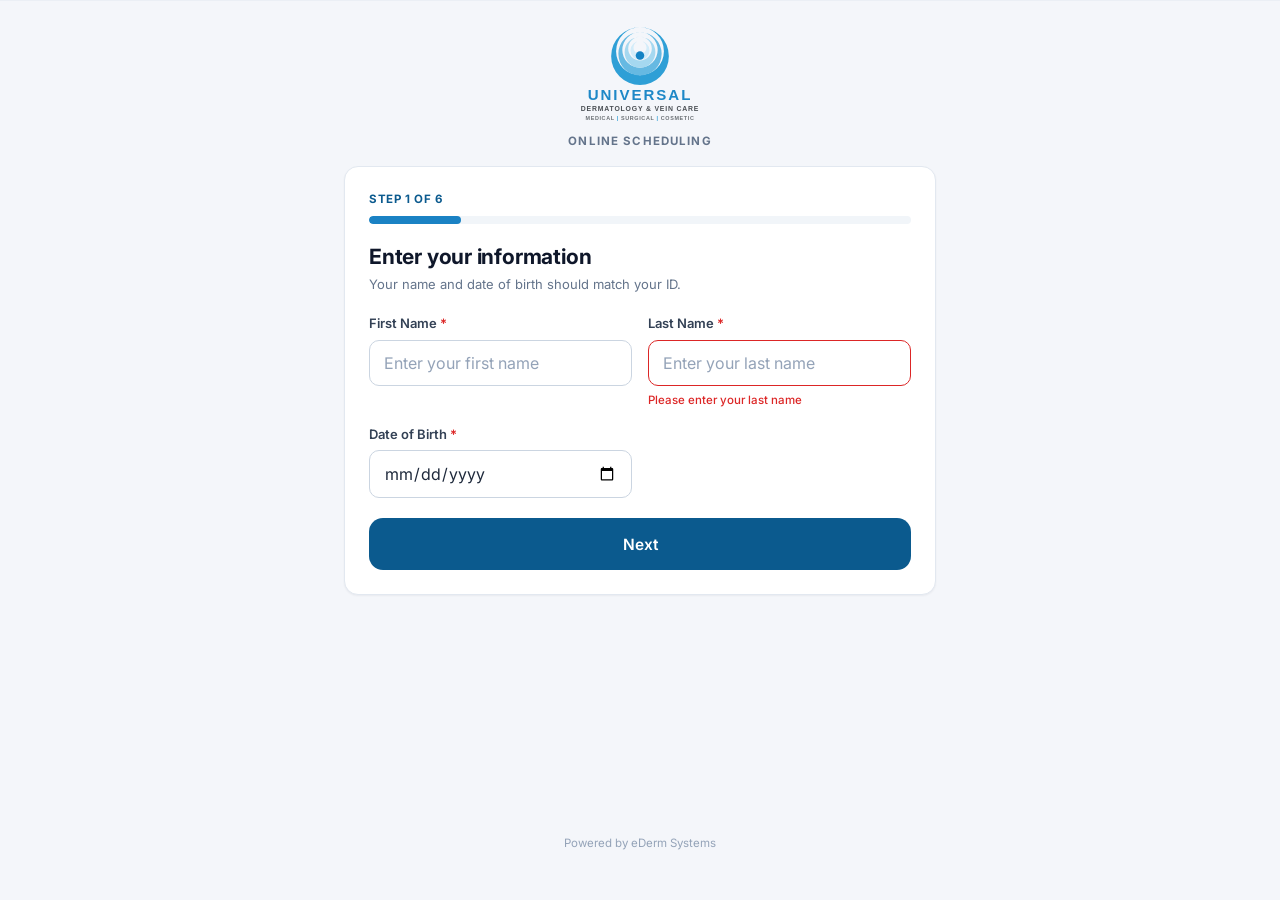
<file: index.html>
<!DOCTYPE html>
<html lang="en">
<head>
<meta charset="UTF-8">
<meta name="viewport" content="width=device-width, initial-scale=1.0">
<title>Universal Dermatology | Online Scheduling</title>
<link rel="preconnect" href="https://fonts.googleapis.com">
<link href="https://fonts.googleapis.com/css2?family=Inter:wght@400;500;600;700;800&display=swap" rel="stylesheet">
<link rel="stylesheet" href="css/ederm.css">
<style>
  /* ---------- Scheduler page (mobile-first, tokens only) ---------- */
  .ols-shell {
    max-width: 640px;
    margin: 0 auto;
    padding: var(--sp-3) var(--sp-3) 96px; /* room for sticky action bar */
    min-height: 100vh;
    display: flex;
    flex-direction: column;
  }
  @media (min-width: 720px) {
    .ols-shell { padding: var(--sp-6) var(--sp-6) var(--sp-12); }
  }

  /* Header (compact, keeps the form above the fold) */
  .ols-header { text-align: center; margin-bottom: var(--sp-4); }
  .ols-header img { width: 118px; max-width: 40vw; height: auto; }
  .ols-header .sub {
    margin-top: var(--sp-1);
    font-size: var(--fs-xs); font-weight: 700;
    color: var(--ink-500); letter-spacing: .1em; text-transform: uppercase;
  }

  /* Card that holds the whole flow, per the design system surface style */
  .ols-card { padding: var(--sp-5); }
  @media (min-width: 720px) { .ols-card { padding: var(--sp-6); } }
  .visually-hidden {
    position: absolute; width: 1px; height: 1px;
    margin: -1px; padding: 0; overflow: hidden;
    clip: rect(0 0 0 0); white-space: nowrap; border: 0;
  }

  /* Progress */
  .ols-progress { margin-bottom: var(--sp-5); }
  .ols-progress__meta {
    display: flex; align-items: baseline; justify-content: space-between;
    margin-bottom: var(--sp-2);
  }
  .ols-progress__step { font-size: var(--fs-xs); font-weight: 700; color: var(--brand-700); letter-spacing: .05em; text-transform: uppercase; }

  /* Step panel */
  .ols-panel { animation: ols-in .22s ease; }
  @keyframes ols-in {
    from { opacity: 0; transform: translateY(6px); }
    to   { opacity: 1; transform: none; }
  }
  .ols-title-row { display: flex; align-items: center; gap: var(--sp-3); margin-bottom: var(--sp-1); }
  .ols-back {
    display: inline-flex; align-items: center; justify-content: center;
    width: 36px; height: 36px; flex: none;
    border: 1px solid var(--ink-300); border-radius: var(--r-md);
    background: #fff; color: var(--ink-600); cursor: pointer;
  }
  .ols-back:hover { border-color: var(--brand-300); color: var(--brand-700); background: var(--brand-100); }
  .ols-back svg { width: 18px; height: 18px; }
  .ols-title { font-size: var(--fs-xl); letter-spacing: -.01em; }
  .ols-lead { color: var(--ink-500); font-size: var(--fs-sm); margin: var(--sp-1) 0 var(--sp-5); }
  .ols-lead .crumb-sep { margin: 0 6px; color: var(--ink-300); }
  .ols-lead b { color: var(--ink-700); font-weight: 600; }

  /* Sticky mini header: patient name and step, shown once scrolled past the fold */
  .sticky-header {
    position: fixed; top: 0; left: 0; right: 0; z-index: 30;
    display: flex; align-items: center; justify-content: space-between;
    gap: var(--sp-3);
    padding: 10px var(--sp-4);
    background: rgba(255, 255, 255, .96);
    border-bottom: 1px solid var(--border);
    backdrop-filter: blur(6px);
    transform: translateY(-100%);
    transition: transform .18s ease;
  }
  .sticky-header.is-visible { transform: translateY(0); }
  .sticky-header__name { font-weight: 700; color: var(--ink-800); font-size: var(--fs-sm); overflow: hidden; text-overflow: ellipsis; white-space: nowrap; }
  .sticky-header__step { font-size: var(--fs-xs); font-weight: 700; color: var(--brand-700); letter-spacing: .04em; text-transform: uppercase; flex: none; }

  /* Choice cards (location, provider) */
  .choice-list { display: grid; gap: var(--sp-3); }
  .choice {
    display: flex; align-items: center; gap: var(--sp-3);
    width: 100%; text-align: left;
    padding: var(--sp-3) var(--sp-4);
    background: #fff;
    border: 1.5px solid var(--border);
    border-radius: var(--r-lg);
    cursor: pointer;
    font: inherit;
    transition: border-color .15s, background .15s, transform .05s;
  }
  .choice:hover { border-color: var(--brand-500); background: var(--brand-100); }
  .choice:active { transform: translateY(1px); }
  .choice.is-selected { border-color: var(--brand-700); background: var(--brand-100); }
  .choice__icon {
    display: inline-flex; align-items: center; justify-content: center;
    width: 42px; height: 42px; flex: none;
    border-radius: var(--r-md);
    background: var(--brand-100); color: var(--brand-700);
  }
  .choice__icon svg { width: 20px; height: 20px; }
  .choice__meta { display: flex; flex-direction: column; line-height: 1.35; min-width: 0; }
  .choice__name { font-weight: 700; color: var(--ink-800); }
  .choice__sub { font-size: var(--fs-xs); color: var(--ink-500); }
  .choice__go { margin-left: auto; color: var(--ink-400); flex: none; }
  .choice__go svg { width: 18px; height: 18px; }
  @media (min-width: 720px) {
    .choice-list--providers { grid-template-columns: 1fr 1fr; }
  }

  /* Week view: 7 days, 7 columns, no scrolling */
  .cal-head { display: flex; align-items: center; justify-content: space-between; margin-bottom: var(--sp-3); }
  .cal-head b { font-size: var(--fs-md); font-variant-numeric: tabular-nums; }
  .week-grid {
    display: grid;
    grid-template-columns: repeat(7, 1fr);
    gap: 6px;
  }
  .day {
    display: flex; flex-direction: column; align-items: center; gap: 2px;
    padding: 8px 2px;
    background: #fff;
    border: 1.5px solid var(--border);
    border-radius: var(--r-md);
    cursor: pointer; font: inherit;
    transition: border-color .15s, background .15s;
  }
  .day:hover { border-color: var(--brand-300); }
  .day.is-selected { border-color: var(--brand-700); background: var(--brand-700); }
  .day__dow { font-size: var(--fs-xs); font-weight: 600; color: var(--ink-500); text-transform: uppercase; letter-spacing: .04em; }
  .day__num { font-size: var(--fs-lg); font-weight: 800; color: var(--ink-800); font-variant-numeric: tabular-nums; }
  .day.is-selected .day__dow { color: var(--brand-100); }
  .day.is-selected .day__num { color: #fff; }
  .day:disabled {
    background: transparent; border-color: transparent; cursor: default;
  }
  .day:disabled .day__dow { color: var(--ink-300); }
  .day:disabled .day__num { color: var(--ink-300); font-weight: 600; }

  /* Time slots */
  .slot-grid {
    display: grid;
    grid-template-columns: repeat(auto-fill, minmax(78px, 1fr));
    gap: var(--sp-2);
    margin-top: var(--sp-4);
  }
  .slot {
    min-height: 42px;
    display: inline-flex; align-items: center; justify-content: center;
    background: #fff;
    border: 1.5px solid var(--border);
    border-radius: var(--r-md);
    font: inherit; font-size: var(--fs-sm); font-weight: 600; color: var(--brand-700);
    font-variant-numeric: tabular-nums;
    cursor: pointer;
    transition: border-color .15s, background .15s;
  }
  .slot:hover { border-color: var(--brand-500); background: var(--brand-100); }
  .slot.is-selected { background: var(--brand-700); border-color: var(--brand-700); color: #fff; }

  /* Review rows */
  .review-list { display: grid; gap: var(--sp-3); }
  .review-row {
    display: flex; align-items: center; gap: var(--sp-3);
    padding: var(--sp-3) var(--sp-4);
    background: #fff; border: 1px solid var(--border); border-radius: var(--r-lg);
  }
  .review-row .choice__icon { width: 38px; height: 38px; }
  .review-row__meta { display: flex; flex-direction: column; line-height: 1.35; min-width: 0; }
  .review-row__label { font-size: var(--fs-xs); font-weight: 700; color: var(--ink-400); text-transform: uppercase; letter-spacing: .05em; }
  .review-row__value { font-weight: 600; color: var(--ink-800); }
  .review-row__sub { font-size: var(--fs-xs); color: var(--ink-500); }
  .review-row .btn { margin-left: auto; flex: none; }

  /* Sticky action bar on small screens */
  .ols-actions { margin-top: var(--sp-5); }
  .ols-actions:empty { display: none; }
  @media (max-width: 719px) {
    .ols-actions {
      position: fixed; left: 0; right: 0; bottom: 0; z-index: 20;
      margin: 0; padding: var(--sp-3) var(--sp-4) calc(var(--sp-3) + env(safe-area-inset-bottom));
      background: rgba(255, 255, 255, .96);
      border-top: 1px solid var(--border);
      backdrop-filter: blur(6px);
    }
    .ols-actions:empty { display: none; }
  }

  /* Success */
  .ols-success { text-align: center; padding-top: var(--sp-4); }
  .summary {
    text-align: left;
    background: #fbfcfe;
    border: 1px solid var(--border);
    border-radius: var(--r-lg);
    padding: var(--sp-2) var(--sp-5);
  }
  .summary__row {
    display: flex; align-items: baseline; gap: var(--sp-4);
    padding: var(--sp-3) 0;
    border-bottom: 1px dashed var(--border);
  }
  .summary__row:last-child { border-bottom: none; }
  .summary__label {
    flex: none; width: 64px;
    font-size: var(--fs-xs); font-weight: 700;
    color: var(--ink-400); text-transform: uppercase; letter-spacing: .05em;
  }
  .summary__meta { display: flex; flex-direction: column; line-height: 1.4; }
  .summary__value { font-weight: 600; color: var(--ink-800); }
  .summary__sub { font-size: var(--fs-xs); color: var(--ink-500); }
  .ols-success__icon {
    display: inline-flex; align-items: center; justify-content: center;
    width: 64px; height: 64px; border-radius: 50%;
    background: var(--success-100); color: var(--success-600);
    margin-bottom: var(--sp-3);
  }
  .ols-success__icon svg { width: 30px; height: 30px; }

  .ols-foot { margin-top: auto; padding-top: var(--sp-8); text-align: center; }
</style>
</head>
<body>

<!-- Shared icon sprite (subset of the eDermX set) -->
<svg width="0" height="0" style="position:absolute" aria-hidden="true">
  <symbol id="i-check" viewBox="0 0 24 24" fill="none" stroke="currentColor" stroke-width="2.4" stroke-linecap="round" stroke-linejoin="round"><path d="M5 12l5 5L20 6"/></symbol>
  <symbol id="i-chev-left" viewBox="0 0 24 24" fill="none" stroke="currentColor" stroke-width="2.2" stroke-linecap="round" stroke-linejoin="round"><path d="M15 6l-6 6 6 6"/></symbol>
  <symbol id="i-chev-right" viewBox="0 0 24 24" fill="none" stroke="currentColor" stroke-width="2.2" stroke-linecap="round" stroke-linejoin="round"><path d="M9 6l6 6-6 6"/></symbol>
  <symbol id="i-info" viewBox="0 0 24 24" fill="none" stroke="currentColor" stroke-width="2" stroke-linecap="round" stroke-linejoin="round"><circle cx="12" cy="12" r="9"/><path d="M12 11v5M12 8v.5"/></symbol>
  <symbol id="i-user" viewBox="0 0 24 24" fill="none" stroke="currentColor" stroke-width="2" stroke-linecap="round" stroke-linejoin="round"><circle cx="12" cy="8" r="4"/><path d="M4 21a8 8 0 0 1 16 0"/></symbol>
  <symbol id="i-clock" viewBox="0 0 24 24" fill="none" stroke="currentColor" stroke-width="2" stroke-linecap="round" stroke-linejoin="round"><circle cx="12" cy="12" r="9"/><path d="M12 7v5l3 2"/></symbol>
  <symbol id="i-schedule" viewBox="0 0 24 24" fill="none" stroke="currentColor" stroke-width="2" stroke-linecap="round" stroke-linejoin="round"><rect x="3" y="4" width="18" height="17" rx="2"/><path d="M3 9h18M8 2v4M16 2v4"/></symbol>
  <symbol id="i-edit" viewBox="0 0 24 24" fill="none" stroke="currentColor" stroke-width="2" stroke-linecap="round" stroke-linejoin="round"><path d="M12 20h9"/><path d="M16.5 3.5a2.1 2.1 0 0 1 3 3L7 19l-4 1 1-4z"/></symbol>
  <symbol id="i-pin" viewBox="0 0 24 24" fill="none" stroke="currentColor" stroke-width="2" stroke-linecap="round" stroke-linejoin="round"><path d="M20 10c0 6-8 12-8 12S4 16 4 10a8 8 0 1 1 16 0z"/><circle cx="12" cy="10" r="3"/></symbol>
</svg>

<!-- Sticky mini header: appears once the page is scrolled, shows patient
     name and current step so context stays visible without repeating
     inline on every screen. Hidden above the fold and on step 1 and 7. -->
<div class="sticky-header" id="stickyHeader">
  <span class="sticky-header__name" id="stickyName"></span>
  <span class="sticky-header__step" id="stickyStep"></span>
</div>

<div class="ols-shell">

  <header class="ols-header">
    <h1 class="visually-hidden">Universal Dermatology online scheduling</h1>
    <img src="assets/logo-universal.svg" alt="Universal Dermatology and Vein Care">
    <p class="sub">Online Scheduling</p>
  </header>

  <div class="card ols-card">
    <div class="ols-progress" id="progressWrap">
      <div class="ols-progress__meta">
        <span class="ols-progress__step" id="progressLabel">Step 1 of 6</span>
      </div>
      <div class="progress"><div class="progress__bar" id="progressBar" style="width:16%"></div></div>
    </div>

    <main id="panel"></main>

    <div class="ols-actions" id="actions"></div>
  </div>

  <footer class="ols-foot">
    <p class="hint">Powered by eDerm Systems</p>
  </footer>
</div>

<script>
/* =========================================================
   Universal Dermatology online scheduler (static prototype)
   Same steps, fields, and content as the current OLS.
   Fewer clicks: tapping a location, provider, or time
   advances automatically; the accordion bars are replaced
   by a progress bar plus editable selection chips.
   ========================================================= */

// ---------- Data ----------
const LOCATIONS = [
  { id: 'colton',      name: 'Dermatology of Colton Springs' },
  { id: 'springfield', name: 'Springfield Derm' }
];

const PROVIDERS = [
  { id: 'ouhammou', name: 'Reda Ouhammou MD',  initials: 'RO' },
  { id: 'queen',    name: 'Jason Queen MD',    initials: 'JQ' },
  { id: 'plotkin',  name: 'Adam Plotkin MD',   initials: 'AP' },
  { id: 'reyna',    name: 'Dan Reyna MD',      initials: 'DR' },
  { id: 'eaton-md', name: 'Amy Eaton MD',      initials: 'AE' },
  { id: 'eaton-pa', name: 'Amy Eaton PA-C',    initials: 'AE' },
  { id: 'sullivan', name: 'Emily Sullivan MD', initials: 'ES' },
  { id: 'truong',   name: 'Jason Truong MD',   initials: 'JT' },
  { id: 'molner',   name: 'Renee Molner MD',   initials: 'RM' }
];

const REASONS = [
  'Cosmetic New Patient',
  'Medical New Patient',
  'Established Patient Visit',
  'Full Body Skin Exam',
  'Acne Visit',
  'Follow-up Visit'
];

const GENDERS = ['Female', 'Male', 'Non-binary', 'Prefer not to say'];
const MARITAL = ['Single', 'Married', 'Divorced', 'Widowed', 'Domestic partnership'];

const MONTHS = ['January','February','March','April','May','June','July','August','September','October','November','December'];
const DOWS = ['Sun','Mon','Tue','Wed','Thu','Fri','Sat'];

// ---------- State ----------
const state = {
  step: 1,                    // 1 info, 2 confirm, 3 location, 4 provider, 5 datetime, 6 review, 7 done
  first: '', last: '', dob: '',
  gender: '', marital: '', phone: '', email: '', reason: '',
  location: null,             // location object
  provider: null,             // provider object
  weekOffset: 0,              // weeks ahead of the first bookable week
  day: null,                  // Date of the chosen day
  time: null,                 // 'h:mm AM'
  showAllSlots: false,
  note: ''
};

const TODAY = new Date();

// ---------- Helpers ----------
const $ = (sel) => document.querySelector(sel);
const esc = (s) => String(s).replace(/[&<>"']/g, (c) => ({'&':'&amp;','<':'&lt;','>':'&gt;','"':'&quot;',"'":'&#39;'}[c]));

function icon(id, size) {
  const s = size ? ` style="width:${size}px;height:${size}px"` : '';
  return `<svg${s} aria-hidden="true"><use href="#${id}"/></svg>`;
}

function fmtPhone(v) {
  const d = v.replace(/\D/g, '').slice(0, 10);
  if (d.length > 6) return `(${d.slice(0,3)}) ${d.slice(3,6)}-${d.slice(6)}`;
  if (d.length > 3) return `(${d.slice(0,3)}) ${d.slice(3)}`;
  return d;
}

function fmtDayLong(d) {
  return `${['Sunday','Monday','Tuesday','Wednesday','Thursday','Friday','Saturday'][d.getDay()]}, ${MONTHS[d.getMonth()]} ${d.getDate()}, ${d.getFullYear()}`;
}
// Deterministic pseudo-random so the grid is stable per provider and day
function hash(str) {
  let h = 0;
  for (let i = 0; i < str.length; i++) h = (h * 31 + str.charCodeAt(i)) >>> 0;
  return h;
}

// One bookable week: 7 consecutive days starting tomorrow plus the offset.
// Providers see OLS patients Mon, Wed, Fri; other days render disabled.
const MAX_WEEKS = 12;

function weekDays(offset) {
  const days = [];
  for (let n = 0; n < 7; n++) {
    const d = new Date(TODAY.getFullYear(), TODAY.getMonth(), TODAY.getDate() + 1 + offset * 7 + n);
    days.push({ date: d, open: [1, 3, 5].includes(d.getDay()) });
  }
  return days;
}

function fmtWeekRange(days) {
  const a = days[0].date, b = days[6].date;
  const m = (d) => MONTHS[d.getMonth()].slice(0, 3);
  return a.getMonth() === b.getMonth()
    ? `${MONTHS[a.getMonth()]} ${a.getDate()} to ${b.getDate()}, ${b.getFullYear()}`
    : `${m(a)} ${a.getDate()} to ${m(b)} ${b.getDate()}, ${b.getFullYear()}`;
}

function daySlots(day) {
  const out = [];
  const seed = `${state.provider ? state.provider.id : 'p'}-${day.toDateString()}`;
  for (let m = 8 * 60; m <= 16 * 60 + 45; m += 15) {
    if (hash(seed + m) % 5 === 0) continue; // some slots already taken
    const h24 = Math.floor(m / 60), min = m % 60;
    const h12 = ((h24 + 11) % 12) + 1;
    out.push(`${h12}:${String(min).padStart(2, '0')} ${h24 < 12 ? 'AM' : 'PM'}`);
  }
  return out;
}

// ---------- Navigation ----------
const TOTAL_STEPS = 6;

function go(step) {
  state.step = step;
  render();
  window.scrollTo({ top: 0, behavior: 'smooth' });
  const t = $('#stepTitle');
  if (t) t.focus({ preventScroll: true });
}

function readInfoForm() {
  state.first = ($('#fFirst') || {}).value !== undefined ? $('#fFirst').value.trim() : state.first;
  state.last  = ($('#fLast')  || {}).value !== undefined ? $('#fLast').value.trim()  : state.last;
  state.dob   = ($('#fDob')   || {}).value !== undefined ? $('#fDob').value          : state.dob;
}
function readConfirmForm() {
  ['gender','marital','phone','email','reason'].forEach((k) => {
    const el = $('#f' + k[0].toUpperCase() + k.slice(1));
    if (el) state[k] = el.value.trim();
  });
}

// ---------- Renderers ----------
function render() {
  renderProgress();
  const panel = $('#panel');
  const actions = $('#actions');
  actions.innerHTML = '';
  switch (state.step) {
    case 1: renderInfo(panel, actions); break;
    case 2: renderConfirm(panel, actions); break;
    case 3: renderLocation(panel); break;
    case 4: renderProvider(panel); break;
    case 5: renderDateTime(panel); break;
    case 6: renderReview(panel, actions); break;
    case 7: renderSuccess(panel); break;
  }
}

function renderProgress() {
  const wrap = $('#progressWrap');
  if (state.step === 7) { wrap.style.display = 'none'; return; }
  wrap.style.display = '';
  $('#progressLabel').textContent = `Step ${state.step} of ${TOTAL_STEPS}`;
  $('#progressBar').style.width = `${Math.round(state.step / TOTAL_STEPS * 100)}%`;

  // Sticky mini header content (visibility is driven by scroll, below)
  const name = (state.first || state.last) ? `${state.first} ${state.last}`.trim() : 'Universal Dermatology';
  $('#stickyName').textContent = name;
  $('#stickyStep').textContent = `Step ${state.step} of ${TOTAL_STEPS}`;
}

// Shows the sticky mini header once the page has been scrolled past the fold.
function updateStickyHeader() {
  const el = $('#stickyHeader');
  const shouldShow = state.step !== 7 && window.scrollY > 160;
  el.classList.toggle('is-visible', shouldShow);
}

function titleRow(title, backStep) {
  const back = backStep
    ? `<button class="ols-back" data-back="${backStep}" aria-label="Go back">${icon('i-chev-left')}</button>` : '';
  return `<div class="ols-title-row">${back}<h2 class="ols-title" id="stepTitle" tabindex="-1">${esc(title)}</h2></div>`;
}

function bindBack(panel) {
  const b = panel.querySelector('[data-back]');
  if (b) b.addEventListener('click', () => go(Number(b.dataset.back)));
}

// Breadcrumb-style instruction line, e.g. "Jane > Tap a location to continue."
function crumbLead(parts) {
  const sep = '<span class="crumb-sep">&rsaquo;</span>';
  return parts.map((p) => p).join(` ${sep} `);
}

// Step 1: Enter your information
function renderInfo(panel, actions) {
  panel.innerHTML = `
    <section class="ols-panel">
      ${titleRow('Enter your information')}
      <p class="ols-lead">Your name and date of birth should match your ID.</p>
      <div class="grid grid-2">
        <div class="field">
          <label class="label" for="fFirst">First Name <span class="req">*</span></label>
          <input class="input" id="fFirst" autocomplete="given-name" placeholder="Enter your first name" value="${esc(state.first)}">
        </div>
        <div class="field">
          <label class="label" for="fLast">Last Name <span class="req">*</span></label>
          <!-- Static example of the error state, for design reference only -->
          <input class="input is-invalid" id="fLast" autocomplete="family-name" placeholder="Enter your last name" value="${esc(state.last)}">
          <span class="field__error">Please enter your last name</span>
        </div>
        <div class="field">
          <label class="label" for="fDob">Date of Birth <span class="req">*</span></label>
          <input class="input" id="fDob" type="date" value="${esc(state.dob)}">
        </div>
      </div>
    </section>`;
  actions.innerHTML = `<button class="btn btn-primary btn-lg btn-block" id="next1">Next</button>`;
  $('#next1').addEventListener('click', () => {
    readInfoForm();
    // Returning-patient lookup happens here in the live product; the
    // prototype prefills the confirmation step with sample data.
    if (!state.phone) { state.gender = 'Female'; state.marital = 'Married'; state.phone = '(561) 247-4984'; state.email = 'patient@example.com'; }
    go(2);
  });
}

// Step 2: Please confirm your information
function renderConfirm(panel, actions) {
  const opts = (list, sel, ph) =>
    `<option value="" disabled ${sel ? '' : 'selected'}>${ph}</option>` +
    list.map((o) => `<option ${o === sel ? 'selected' : ''}>${esc(o)}</option>`).join('');
  panel.innerHTML = `
    <section class="ols-panel">
      ${titleRow('Please confirm your information', 1)}
      <div class="alert alert-success mt-4 mb-4">${icon('i-check')}<div><b>Welcome back, ${esc(state.first)}!</b> Review your details and pick a reason for your visit.</div></div>
      <div class="grid grid-2">
        <div class="field">
          <label class="label" for="fGender">Gender <span class="req">*</span></label>
          <select class="select" id="fGender">${opts(GENDERS, state.gender, 'Select gender')}</select>
        </div>
        <div class="field">
          <label class="label" for="fMarital">Marital Status <span class="req">*</span></label>
          <select class="select" id="fMarital">${opts(MARITAL, state.marital, 'Select marital status')}</select>
        </div>
        <div class="field">
          <label class="label" for="fPhone">Cell Phone <span class="req">*</span></label>
          <input class="input" id="fPhone" type="tel" inputmode="tel" autocomplete="tel" placeholder="(555) 555-5555" value="${esc(state.phone)}">
        </div>
        <div class="field">
          <label class="label" for="fEmail">Email <span class="req">*</span></label>
          <input class="input" id="fEmail" type="email" autocomplete="email" placeholder="you@example.com" value="${esc(state.email)}">
        </div>
        <div class="field" style="grid-column:1 / -1">
          <label class="label" for="fReason">Reason for visit <span class="req">*</span></label>
          <select class="select" id="fReason">${opts(REASONS, state.reason, 'Select a reason')}</select>
        </div>
      </div>
    </section>`;
  bindBack(panel);
  $('#fPhone').addEventListener('input', (e) => { e.target.value = fmtPhone(e.target.value); });
  actions.innerHTML = `<button class="btn btn-primary btn-lg btn-block" id="next2">Next</button>`;
  $('#next2').addEventListener('click', () => {
    readConfirmForm();
    go(3);
  });
}

// Step 3: Choose your location (tap advances)
function renderLocation(panel) {
  panel.innerHTML = `
    <section class="ols-panel">
      ${titleRow('Choose your location', 2)}
      <p class="ols-lead">${crumbLead([`<b>${esc(state.first)}</b>`, 'Tap a location to continue.'])}</p>
      <div class="choice-list">
        ${LOCATIONS.map((l) => `
          <button class="choice ${state.location && state.location.id === l.id ? 'is-selected' : ''}" data-loc="${l.id}">
            <span class="choice__icon">${icon('i-pin')}</span>
            <span class="choice__meta"><span class="choice__name">${esc(l.name)}</span></span>
            <span class="choice__go">${icon('i-chev-right')}</span>
          </button>`).join('')}
      </div>
    </section>`;
  bindBack(panel);
  panel.querySelectorAll('[data-loc]').forEach((b) => b.addEventListener('click', () => {
    const next = LOCATIONS.find((l) => l.id === b.dataset.loc);
    if (!state.location || state.location.id !== next.id) {
      state.provider = null; state.day = null; state.time = null; state.weekOffset = 0;
    }
    state.location = next;
    go(4);
  }));
}

// Step 4: Choose your provider (tap advances)
function renderProvider(panel) {
  panel.innerHTML = `
    <section class="ols-panel">
      ${titleRow('Choose your provider', 3)}
      <p class="ols-lead">${crumbLead([`<b>${esc(state.first)}</b>`, esc(state.location.name)])}</p>
      <div class="choice-list choice-list--providers">
        ${PROVIDERS.map((p) => `
          <button class="choice ${state.provider && state.provider.id === p.id ? 'is-selected' : ''}" data-prov="${p.id}">
            <span class="avatar">${esc(p.initials)}</span>
            <span class="choice__meta"><span class="choice__name">${esc(p.name)}</span></span>
            <span class="choice__go">${icon('i-chev-right')}</span>
          </button>`).join('')}
      </div>
    </section>`;
  bindBack(panel);
  panel.querySelectorAll('[data-prov]').forEach((b) => b.addEventListener('click', () => {
    const next = PROVIDERS.find((p) => p.id === b.dataset.prov);
    if (!state.provider || state.provider.id !== next.id) {
      state.day = null; state.time = null; state.weekOffset = 0;
    }
    state.provider = next;
    go(5);
  }));
}

// Step 5: Choose date and time (tapping a time advances)
function renderDateTime(panel) {
  const days = weekDays(state.weekOffset);
  const inWeek = state.day && days.some((d) => d.open && d.date.toDateString() === state.day.toDateString());
  if (!inWeek) {
    const first = days.find((d) => d.open);
    state.day = first ? first.date : null;
    state.showAllSlots = false;
  }
  const slots = state.day ? daySlots(state.day) : [];
  const visible = state.showAllSlots ? slots : slots.slice(0, 24);

  panel.innerHTML = `
    <section class="ols-panel">
      ${titleRow('Choose a date and time', 4)}
      <p class="ols-lead">${crumbLead([`<b>${esc(state.first)}</b>`, esc(state.location.name), esc(state.provider.name)])}</p>
      <div class="cal-head">
        <button class="ols-back" id="wPrev" aria-label="Previous week" ${state.weekOffset === 0 ? 'disabled' : ''}>${icon('i-chev-left')}</button>
        <b>${fmtWeekRange(days)}</b>
        <button class="ols-back" id="wNext" aria-label="Next week" ${state.weekOffset >= MAX_WEEKS ? 'disabled' : ''}>${icon('i-chev-right')}</button>
      </div>
      <div class="week-grid">
        ${days.map((d) => `
          <button class="day ${state.day && d.date.toDateString() === state.day.toDateString() ? 'is-selected' : ''}"
            data-day="${d.date.toISOString()}" ${d.open ? '' : 'disabled'}>
            <span class="day__dow">${DOWS[d.date.getDay()]}</span>
            <span class="day__num">${d.date.getDate()}</span>
          </button>`).join('')}
      </div>
      ${state.day ? `
        <div class="slot-grid">
          ${visible.map((t) => `<button class="slot ${state.time === t ? 'is-selected' : ''}" data-time="${t}">${t}</button>`).join('')}
        </div>
        ${slots.length > visible.length ? `<button class="btn btn-ghost btn-block mt-3" id="moreSlots">More times</button>` : ''}
      ` : `
        <div class="empty"><div class="empty__icon">${icon('i-schedule')}</div><h3>No openings this week</h3><p class="text-sm">Try the next week.</p></div>
      `}
    </section>`;
  bindBack(panel);
  const prev = $('#wPrev'), next = $('#wNext');
  if (prev) prev.addEventListener('click', () => { if (state.weekOffset > 0) { state.weekOffset--; state.day = null; render(); } });
  if (next) next.addEventListener('click', () => { if (state.weekOffset < MAX_WEEKS) { state.weekOffset++; state.day = null; render(); } });
  panel.querySelectorAll('[data-day]:not([disabled])').forEach((b) => b.addEventListener('click', () => {
    state.day = new Date(b.dataset.day);
    state.time = null;
    state.showAllSlots = false;
    render();
  }));
  const more = $('#moreSlots');
  if (more) more.addEventListener('click', () => { state.showAllSlots = true; render(); });
  panel.querySelectorAll('[data-time]').forEach((b) => b.addEventListener('click', () => {
    state.time = b.dataset.time;
    go(6);
  }));
}

function reviewRow(iconId, label, value, sub, step) {
  return `
    <div class="review-row">
      <span class="choice__icon">${icon(iconId)}</span>
      <span class="review-row__meta">
        <span class="review-row__label">${label}</span>
        <span class="review-row__value">${esc(value)}</span>
        ${sub ? `<span class="review-row__sub">${esc(sub)}</span>` : ''}
      </span>
      ${step ? `<button class="btn btn-outline btn-sm" data-goto="${step}">Change</button>` : ''}
    </div>`;
}

// Step 6: Confirm appointment (optional note lives here)
function renderReview(panel, actions) {
  panel.innerHTML = `
    <section class="ols-panel">
      ${titleRow('Confirm your appointment', 5)}
      <div class="alert alert-info mt-5 mb-4">${icon('i-info')}<div><b>${esc(`${state.first} ${state.last}`.trim())}</b>, please review your details below and click Make Appointment to confirm.</div></div>
      <div class="review-list">
        ${reviewRow('i-schedule', 'When', fmtDayLong(state.day), `${state.time} Eastern Time`, 5)}
        ${reviewRow('i-user', 'With', state.provider.name, '', 4)}
        ${reviewRow('i-pin', 'Where', state.location.name, '', 3)}
      </div>
      <div class="field mt-5">
        <label class="label" for="fNote">Reason for visit</label>
        <textarea class="textarea" id="fNote" placeholder="Briefly describe your symptoms or concerns.">${esc(state.note)}</textarea>
      </div>
    </section>`;
  bindBack(panel);
  panel.querySelectorAll('[data-goto]').forEach((b) => b.addEventListener('click', () => go(Number(b.dataset.goto))));
  actions.innerHTML = `<button class="btn btn-primary btn-lg btn-block" id="book">Make Appointment</button>`;
  $('#book').addEventListener('click', () => {
    state.note = $('#fNote').value.trim();
    go(7);
  });
}

// Success
function summaryRow(label, value, sub) {
  return `
    <div class="summary__row">
      <span class="summary__label">${label}</span>
      <span class="summary__meta">
        <span class="summary__value">${esc(value)}</span>
        ${sub ? `<span class="summary__sub">${esc(sub)}</span>` : ''}
      </span>
    </div>`;
}

function renderSuccess(panel) {
  panel.innerHTML = `
    <section class="ols-panel ols-success">
      <span class="ols-success__icon">${icon('i-check')}</span>
      <h2 id="stepTitle" tabindex="-1">You're all set${state.first ? ', ' + esc(state.first) : ''}!</h2>
      <p class="muted text-sm mt-2">Confirmed! Please contact the office directly if you need to make any changes to your scheduled appointment.</p>
      <div class="summary mt-6">
        ${summaryRow('When', fmtDayLong(state.day), `${state.time} Eastern Time`)}
        ${summaryRow('With', state.provider.name)}
        ${summaryRow('Where', state.location.name)}
      </div>
    </section>`;
}

render();

window.addEventListener('scroll', updateStickyHeader, { passive: true });
updateStickyHeader();
</script>
</body>
</html>
</file>
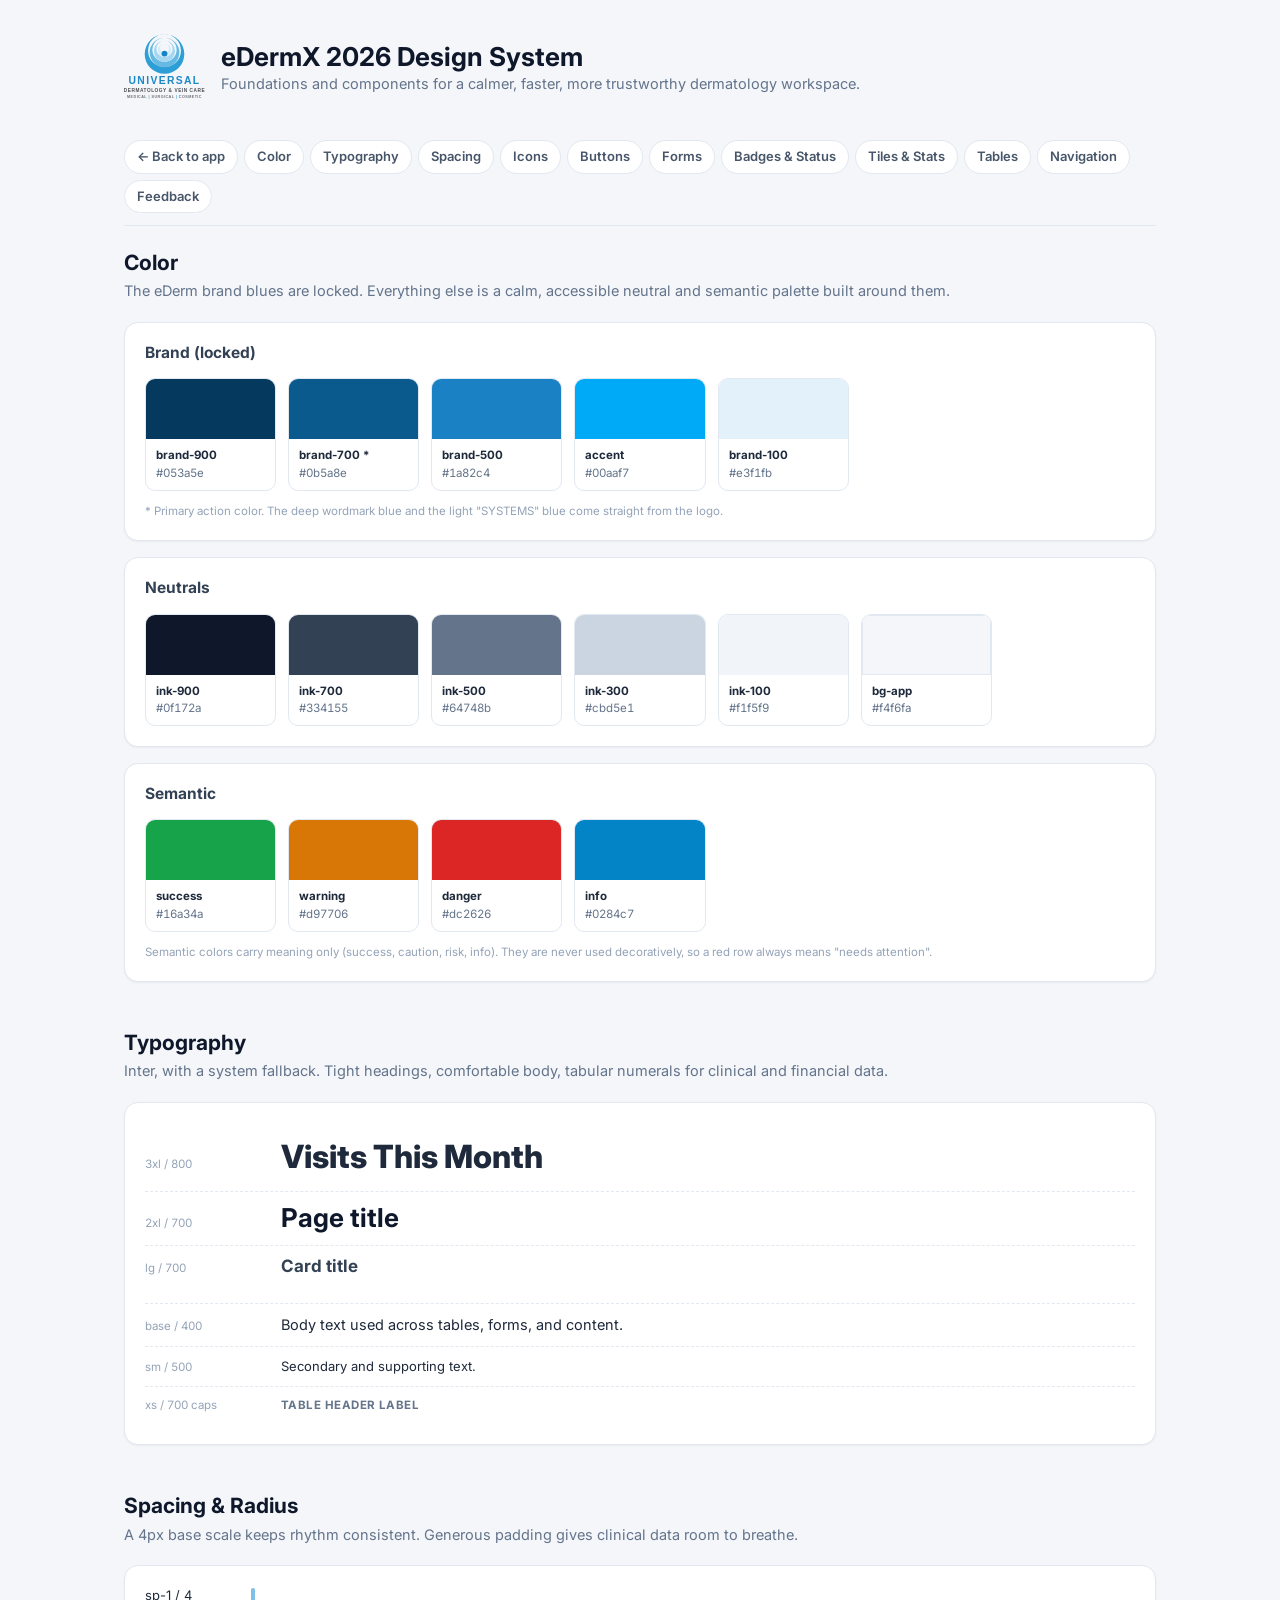
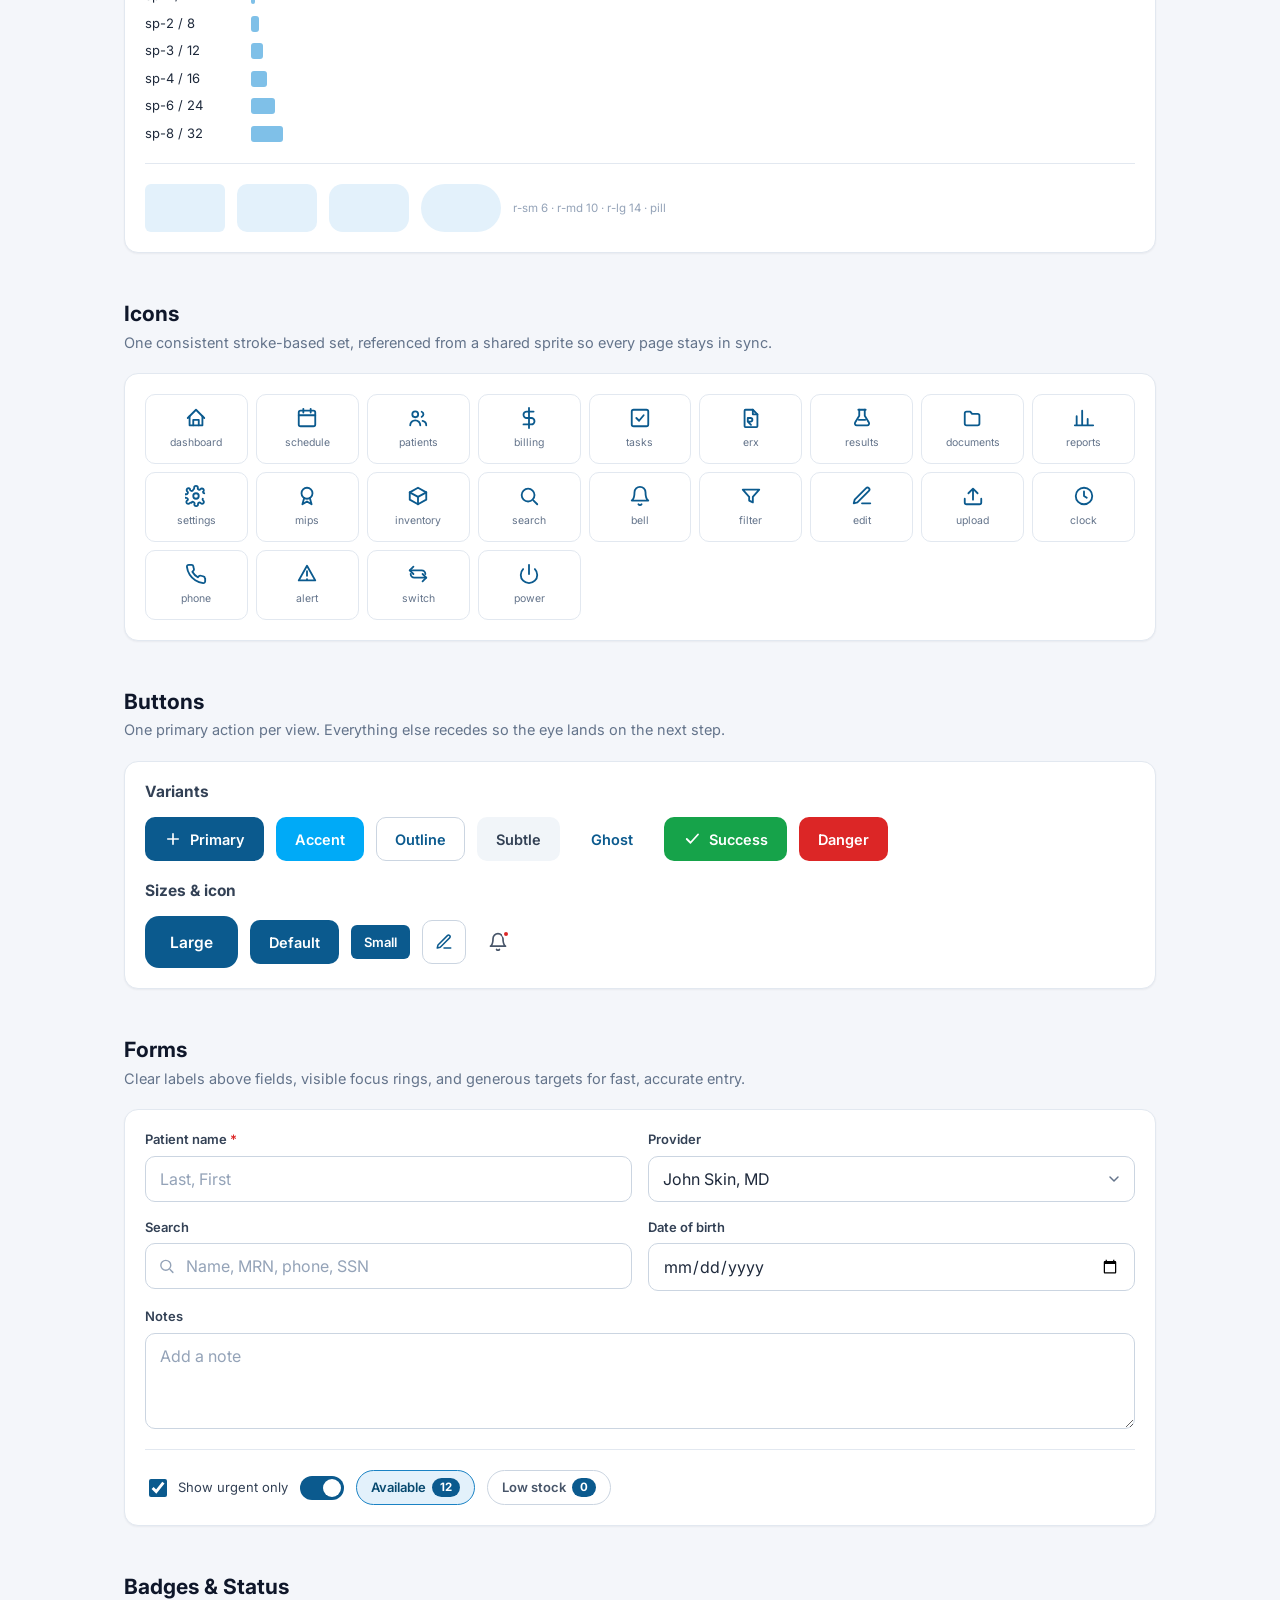
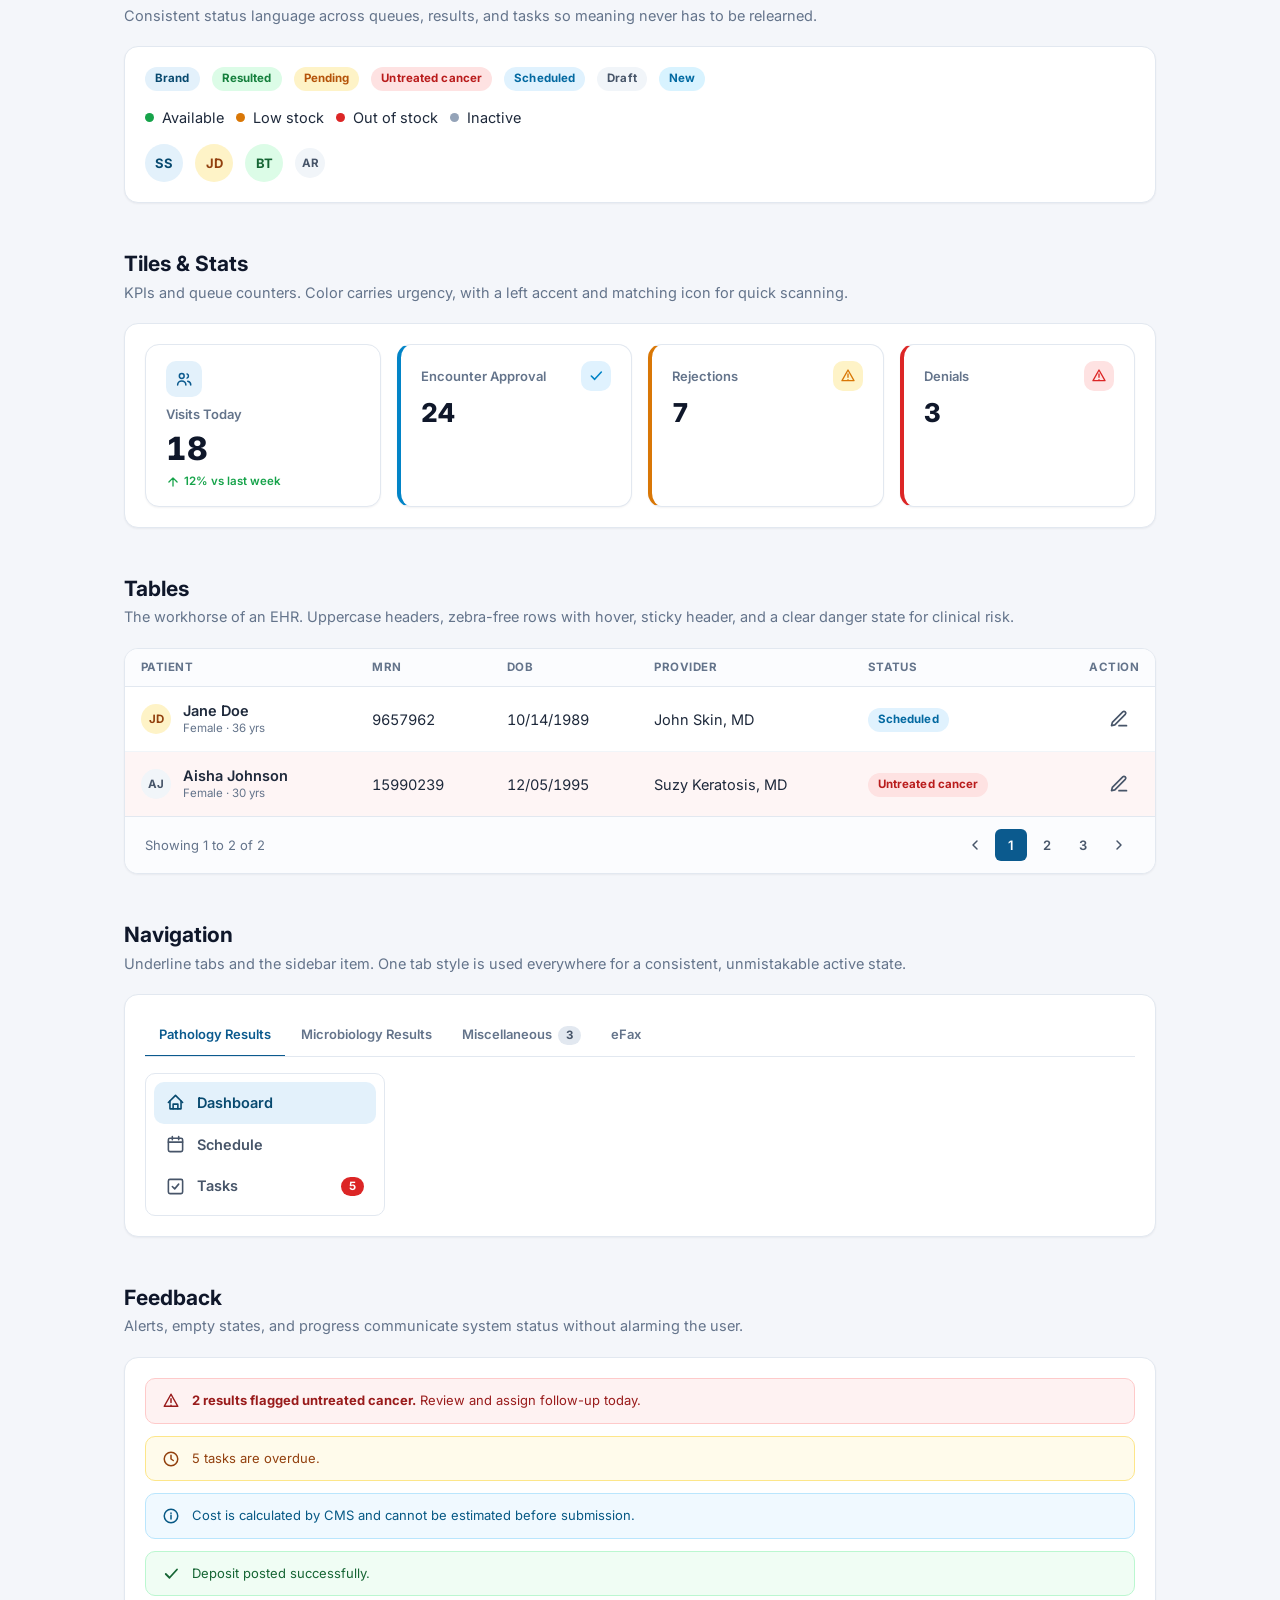
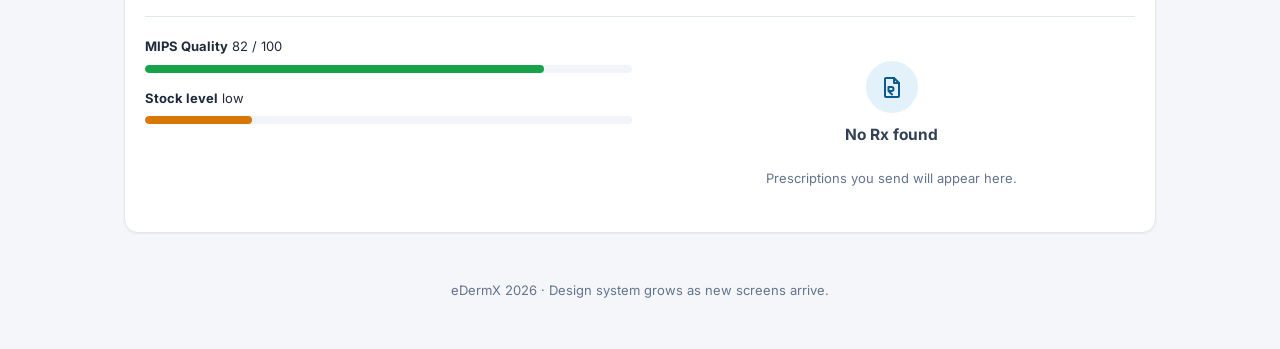
<file: design-system.html>
<!DOCTYPE html>
<html lang="en">
<head>
<meta charset="UTF-8">
<meta name="viewport" content="width=device-width, initial-scale=1.0">
<title>eDermX 2026 - Design System</title>
<link rel="preconnect" href="https://fonts.googleapis.com">
<link href="https://fonts.googleapis.com/css2?family=Inter:wght@400;500;600;700;800&display=swap" rel="stylesheet">
<link rel="stylesheet" href="css/ederm.css">
<style>
  .ds-shell { max-width: 1080px; margin: 0 auto; padding: var(--sp-8) var(--sp-6) var(--sp-12); }
  .ds-hero { display:flex; align-items:center; gap: var(--sp-4); margin-bottom: var(--sp-6); }
  .ds-hero img { height: 72px; }
  .ds-toc { position: sticky; top: 0; background: var(--bg-app); padding: var(--sp-3) 0; display:flex; gap:6px; flex-wrap:wrap; z-index: 5; border-bottom: 1px solid var(--border); margin-bottom: var(--sp-6); }
  .ds-toc a { font-size: var(--fs-sm); font-weight:600; padding:6px 12px; border-radius: var(--r-pill); background:#fff; border:1px solid var(--border); color: var(--ink-600); }
  .ds-toc a:hover { border-color: var(--brand-300); color: var(--brand-700); }
  .ds-section { margin-bottom: var(--sp-12); scroll-margin-top: 70px; }
  .ds-section > h2 { font-size: var(--fs-xl); margin-bottom: 4px; }
  .ds-section > p.lead { color: var(--ink-500); margin-bottom: var(--sp-5); }
  .ds-block { background:#fff; border:1px solid var(--border); border-radius: var(--r-lg); padding: var(--sp-5); box-shadow: var(--shadow-sm); margin-bottom: var(--sp-4); }
  .ds-block h3 { font-size: var(--fs-md); margin-bottom: var(--sp-4); color: var(--ink-700); }
  .swatches { display:grid; grid-template-columns: repeat(auto-fill, minmax(120px,1fr)); gap: var(--sp-3); }
  .sw { border:1px solid var(--border); border-radius: var(--r-md); overflow:hidden; }
  .sw__chip { height: 60px; }
  .sw__meta { padding: 8px 10px; font-size: var(--fs-xs); }
  .sw__meta b { display:block; color: var(--ink-800); }
  .sw__meta span { color: var(--ink-500); font-variant-numeric: tabular-nums; }
  .type-row { display:flex; align-items:baseline; gap: var(--sp-4); padding: 10px 0; border-bottom:1px dashed var(--border); }
  .type-row:last-child{border-bottom:none;}
  .type-row .tag { font-size: var(--fs-xs); color: var(--ink-400); width: 120px; flex:none; font-variant-numeric: tabular-nums; }
  .demo-row { display:flex; flex-wrap:wrap; gap: var(--sp-3); align-items:center; }
  .icon-grid { display:grid; grid-template-columns: repeat(auto-fill, minmax(96px,1fr)); gap: var(--sp-2); }
  .icon-cell { display:flex; flex-direction:column; align-items:center; gap:6px; padding: var(--sp-3); border:1px solid var(--border); border-radius: var(--r-md); font-size: 10.5px; color: var(--ink-500); text-align:center; }
  .icon-cell svg { width: 22px; height: 22px; color: var(--brand-700); }
  .spacing-row { display:flex; align-items:center; gap: var(--sp-4); margin-bottom:8px; font-size: var(--fs-sm); }
  .spacing-bar { height: 16px; background: var(--brand-300); border-radius: 3px; }
  code.tok { background: var(--ink-100); padding: 2px 6px; border-radius: 4px; font-size: 12px; color: var(--brand-800); font-family: ui-monospace, monospace; }
</style>
</head>
<body>

<!-- ============ ICON SPRITE (shared across all pages) ============ -->
<svg width="0" height="0" style="position:absolute" aria-hidden="true">
  <symbol id="i-dashboard" viewBox="0 0 24 24" fill="none" stroke="currentColor" stroke-width="2" stroke-linecap="round" stroke-linejoin="round"><path d="M3 12l9-9 9 9"/><path d="M5 10v10h14V10"/><path d="M9 20v-6h6v6"/></symbol>
  <symbol id="i-schedule" viewBox="0 0 24 24" fill="none" stroke="currentColor" stroke-width="2" stroke-linecap="round" stroke-linejoin="round"><rect x="3" y="4" width="18" height="17" rx="2"/><path d="M3 9h18M8 2v4M16 2v4"/></symbol>
  <symbol id="i-patients" viewBox="0 0 24 24" fill="none" stroke="currentColor" stroke-width="2" stroke-linecap="round" stroke-linejoin="round"><circle cx="9" cy="8" r="3.2"/><path d="M3.5 20a5.5 5.5 0 0 1 11 0"/><path d="M16 5.2a3 3 0 0 1 0 5.6M21 20a5 5 0 0 0-4-4.9"/></symbol>
  <symbol id="i-billing" viewBox="0 0 24 24" fill="none" stroke="currentColor" stroke-width="2" stroke-linecap="round" stroke-linejoin="round"><path d="M12 1v22"/><path d="M17 5H9.5a3.5 3.5 0 0 0 0 7h5a3.5 3.5 0 0 1 0 7H6"/></symbol>
  <symbol id="i-tasks" viewBox="0 0 24 24" fill="none" stroke="currentColor" stroke-width="2" stroke-linecap="round" stroke-linejoin="round"><rect x="3" y="3" width="18" height="18" rx="2"/><path d="M8 12l3 3 5-6"/></symbol>
  <symbol id="i-erx" viewBox="0 0 24 24" fill="none" stroke="currentColor" stroke-width="2" stroke-linecap="round" stroke-linejoin="round"><path d="M5 21V4a1 1 0 0 1 1-1h8l5 5v13a1 1 0 0 1-1 1H6a1 1 0 0 1-1-1z"/><path d="M14 3v5h5"/><path d="M8.5 12h3a2 2 0 0 1 0 4h-3v-4zm0 4l3.5 3.5"/></symbol>
  <symbol id="i-results" viewBox="0 0 24 24" fill="none" stroke="currentColor" stroke-width="2" stroke-linecap="round" stroke-linejoin="round"><path d="M9 3v6.5L4.5 17a2 2 0 0 0 1.8 3h11.4a2 2 0 0 0 1.8-3L15 9.5V3"/><path d="M8 3h8M8.5 14h7"/></symbol>
  <symbol id="i-documents" viewBox="0 0 24 24" fill="none" stroke="currentColor" stroke-width="2" stroke-linecap="round" stroke-linejoin="round"><path d="M3 7a2 2 0 0 1 2-2h4l2 2.5h6a2 2 0 0 1 2 2V18a2 2 0 0 1-2 2H5a2 2 0 0 1-2-2z"/></symbol>
  <symbol id="i-reports" viewBox="0 0 24 24" fill="none" stroke="currentColor" stroke-width="2" stroke-linecap="round" stroke-linejoin="round"><path d="M4 20V10M10 20V4M16 20v-7M22 20H2"/></symbol>
  <symbol id="i-settings" viewBox="0 0 24 24" fill="none" stroke="currentColor" stroke-width="2" stroke-linecap="round" stroke-linejoin="round"><circle cx="12" cy="12" r="3"/><path d="M19.4 15a1.6 1.6 0 0 0 .3 1.8l.1.1a2 2 0 1 1-2.8 2.8l-.1-.1a1.6 1.6 0 0 0-2.7 1.1V21a2 2 0 1 1-4 0v-.1A1.6 1.6 0 0 0 7 19.4a1.6 1.6 0 0 0-1.8.3l-.1.1a2 2 0 1 1-2.8-2.8l.1-.1A1.6 1.6 0 0 0 3 15a1.6 1.6 0 0 0-1.5-1H1a2 2 0 1 1 0-4h.1A1.6 1.6 0 0 0 3 9a1.6 1.6 0 0 0-.3-1.8l-.1-.1a2 2 0 1 1 2.8-2.8l.1.1A1.6 1.6 0 0 0 9 5a1.6 1.6 0 0 0 1-1.5V3a2 2 0 1 1 4 0v.1A1.6 1.6 0 0 0 15 5a1.6 1.6 0 0 0 1.8-.3l.1-.1a2 2 0 1 1 2.8 2.8l-.1.1A1.6 1.6 0 0 0 21 9v.1"/></symbol>
  <symbol id="i-mips" viewBox="0 0 24 24" fill="none" stroke="currentColor" stroke-width="2" stroke-linecap="round" stroke-linejoin="round"><circle cx="12" cy="9" r="6"/><path d="M9 14l-2 7 5-3 5 3-2-7"/></symbol>
  <symbol id="i-inventory" viewBox="0 0 24 24" fill="none" stroke="currentColor" stroke-width="2" stroke-linecap="round" stroke-linejoin="round"><path d="M3 8l9-5 9 5v8l-9 5-9-5z"/><path d="M3 8l9 5 9-5M12 13v8"/></symbol>
  <symbol id="i-search" viewBox="0 0 24 24" fill="none" stroke="currentColor" stroke-width="2" stroke-linecap="round" stroke-linejoin="round"><circle cx="11" cy="11" r="7"/><path d="M21 21l-4-4"/></symbol>
  <symbol id="i-bell" viewBox="0 0 24 24" fill="none" stroke="currentColor" stroke-width="2" stroke-linecap="round" stroke-linejoin="round"><path d="M18 8a6 6 0 1 0-12 0c0 7-3 9-3 9h18s-3-2-3-9"/><path d="M13.7 21a2 2 0 0 1-3.4 0"/></symbol>
  <symbol id="i-power" viewBox="0 0 24 24" fill="none" stroke="currentColor" stroke-width="2" stroke-linecap="round" stroke-linejoin="round"><path d="M12 2v10"/><path d="M18.4 6.6a9 9 0 1 1-12.8 0"/></symbol>
  <symbol id="i-switch" viewBox="0 0 24 24" fill="none" stroke="currentColor" stroke-width="2" stroke-linecap="round" stroke-linejoin="round"><path d="M7 4L3 8l4 4"/><path d="M3 8h13a4 4 0 0 1 4 4"/><path d="M17 20l4-4-4-4"/><path d="M21 16H8a4 4 0 0 1-4-4"/></symbol>
  <symbol id="i-plus" viewBox="0 0 24 24" fill="none" stroke="currentColor" stroke-width="2.2" stroke-linecap="round" stroke-linejoin="round"><path d="M12 5v14M5 12h14"/></symbol>
  <symbol id="i-filter" viewBox="0 0 24 24" fill="none" stroke="currentColor" stroke-width="2" stroke-linecap="round" stroke-linejoin="round"><path d="M3 5h18l-7 8v6l-4-2v-4z"/></symbol>
  <symbol id="i-chev-down" viewBox="0 0 24 24" fill="none" stroke="currentColor" stroke-width="2.2" stroke-linecap="round" stroke-linejoin="round"><path d="M6 9l6 6 6-6"/></symbol>
  <symbol id="i-chev-left" viewBox="0 0 24 24" fill="none" stroke="currentColor" stroke-width="2.2" stroke-linecap="round" stroke-linejoin="round"><path d="M15 6l-6 6 6 6"/></symbol>
  <symbol id="i-chev-right" viewBox="0 0 24 24" fill="none" stroke="currentColor" stroke-width="2.2" stroke-linecap="round" stroke-linejoin="round"><path d="M9 6l6 6-6 6"/></symbol>
  <symbol id="i-edit" viewBox="0 0 24 24" fill="none" stroke="currentColor" stroke-width="2" stroke-linecap="round" stroke-linejoin="round"><path d="M12 20h9"/><path d="M16.5 3.5a2.1 2.1 0 0 1 3 3L7 19l-4 1 1-4z"/></symbol>
  <symbol id="i-upload" viewBox="0 0 24 24" fill="none" stroke="currentColor" stroke-width="2" stroke-linecap="round" stroke-linejoin="round"><path d="M21 15v4a2 2 0 0 1-2 2H5a2 2 0 0 1-2-2v-4"/><path d="M7 9l5-5 5 5M12 4v12"/></symbol>
  <symbol id="i-download" viewBox="0 0 24 24" fill="none" stroke="currentColor" stroke-width="2" stroke-linecap="round" stroke-linejoin="round"><path d="M21 15v4a2 2 0 0 1-2 2H5a2 2 0 0 1-2-2v-4"/><path d="M7 11l5 5 5-5M12 16V4"/></symbol>
  <symbol id="i-file" viewBox="0 0 24 24" fill="none" stroke="currentColor" stroke-width="2" stroke-linecap="round" stroke-linejoin="round"><path d="M6 2h8l6 6v14H6z"/><path d="M14 2v6h6"/></symbol>
  <symbol id="i-menu" viewBox="0 0 24 24" fill="none" stroke="currentColor" stroke-width="2.2" stroke-linecap="round" stroke-linejoin="round"><path d="M3 6h18M3 12h18M3 18h18"/></symbol>
  <symbol id="i-x" viewBox="0 0 24 24" fill="none" stroke="currentColor" stroke-width="2.2" stroke-linecap="round" stroke-linejoin="round"><path d="M6 6l12 12M18 6L6 18"/></symbol>
  <symbol id="i-check" viewBox="0 0 24 24" fill="none" stroke="currentColor" stroke-width="2.4" stroke-linecap="round" stroke-linejoin="round"><path d="M5 12l5 5L20 6"/></symbol>
  <symbol id="i-alert" viewBox="0 0 24 24" fill="none" stroke="currentColor" stroke-width="2" stroke-linecap="round" stroke-linejoin="round"><path d="M12 3l9 16H3z"/><path d="M12 9v5M12 17.5v.5"/></symbol>
  <symbol id="i-info" viewBox="0 0 24 24" fill="none" stroke="currentColor" stroke-width="2" stroke-linecap="round" stroke-linejoin="round"><circle cx="12" cy="12" r="9"/><path d="M12 11v5M12 8v.5"/></symbol>
  <symbol id="i-clock" viewBox="0 0 24 24" fill="none" stroke="currentColor" stroke-width="2" stroke-linecap="round" stroke-linejoin="round"><circle cx="12" cy="12" r="9"/><path d="M12 7v5l3 2"/></symbol>
  <symbol id="i-phone" viewBox="0 0 24 24" fill="none" stroke="currentColor" stroke-width="2" stroke-linecap="round" stroke-linejoin="round"><path d="M22 16.9v3a2 2 0 0 1-2.2 2 19.8 19.8 0 0 1-8.6-3.1 19.5 19.5 0 0 1-6-6A19.8 19.8 0 0 1 2.1 4.2 2 2 0 0 1 4.1 2h3a2 2 0 0 1 2 1.7c.1.9.3 1.8.6 2.6a2 2 0 0 1-.5 2.1L8 9.6a16 16 0 0 0 6 6l1.2-1.2a2 2 0 0 1 2.1-.5c.8.3 1.7.5 2.6.6a2 2 0 0 1 1.7 2z"/></symbol>
  <symbol id="i-more" viewBox="0 0 24 24" fill="none" stroke="currentColor" stroke-width="2.4" stroke-linecap="round" stroke-linejoin="round"><circle cx="5" cy="12" r="1"/><circle cx="12" cy="12" r="1"/><circle cx="19" cy="12" r="1"/></symbol>
  <symbol id="i-arrow-up" viewBox="0 0 24 24" fill="none" stroke="currentColor" stroke-width="2.2" stroke-linecap="round" stroke-linejoin="round"><path d="M12 19V5M5 12l7-7 7 7"/></symbol>
  <symbol id="i-arrow-right" viewBox="0 0 24 24" fill="none" stroke="currentColor" stroke-width="2.2" stroke-linecap="round" stroke-linejoin="round"><path d="M5 12h14M13 6l6 6-6 6"/></symbol>
  <symbol id="i-user" viewBox="0 0 24 24" fill="none" stroke="currentColor" stroke-width="2" stroke-linecap="round" stroke-linejoin="round"><circle cx="12" cy="8" r="4"/><path d="M4 21a8 8 0 0 1 16 0"/></symbol>
  <symbol id="i-calendar-plus" viewBox="0 0 24 24" fill="none" stroke="currentColor" stroke-width="2" stroke-linecap="round" stroke-linejoin="round"><rect x="3" y="4" width="18" height="17" rx="2"/><path d="M3 9h18M8 2v4M16 2v4M12 13v4M10 15h4"/></symbol>
  <symbol id="i-pill" viewBox="0 0 24 24" fill="none" stroke="currentColor" stroke-width="2" stroke-linecap="round" stroke-linejoin="round"><rect x="2.5" y="8" width="19" height="8" rx="4" transform="rotate(45 12 12)"/><path d="M8.5 8.5l7 7"/></symbol>
  <symbol id="i-mail" viewBox="0 0 24 24" fill="none" stroke="currentColor" stroke-width="2" stroke-linecap="round" stroke-linejoin="round"><rect x="3" y="5" width="18" height="14" rx="2"/><path d="M3 7l9 6 9-6"/></symbol>
  <symbol id="i-fax" viewBox="0 0 24 24" fill="none" stroke="currentColor" stroke-width="2" stroke-linecap="round" stroke-linejoin="round"><path d="M7 8V3h10v5"/><rect x="3" y="8" width="18" height="9" rx="2"/><path d="M7 21h10v-6H7z"/></symbol>
  <symbol id="i-print" viewBox="0 0 24 24" fill="none" stroke="currentColor" stroke-width="2" stroke-linecap="round" stroke-linejoin="round"><path d="M6 9V3h12v6"/><rect x="4" y="9" width="16" height="8" rx="2"/><path d="M7 17h10v4H7z"/></symbol>
  <symbol id="i-home" viewBox="0 0 24 24" fill="none" stroke="currentColor" stroke-width="2" stroke-linecap="round" stroke-linejoin="round"><path d="M3 11l9-8 9 8"/><path d="M5 9.5V21h14V9.5"/></symbol>
</svg>

<div class="ds-shell">
  <div class="ds-hero">
    <img src="assets/logo-universal.svg" alt="Universal Dermatology">
    <div>
      <h1 style="font-size:var(--fs-2xl)">eDermX 2026 Design System</h1>
      <p class="muted">Foundations and components for a calmer, faster, more trustworthy dermatology workspace.</p>
    </div>
  </div>

  <nav class="ds-toc">
    <a href="index.html">&larr; Back to app</a>
    <a href="#color">Color</a>
    <a href="#type">Typography</a>
    <a href="#spacing">Spacing</a>
    <a href="#icons">Icons</a>
    <a href="#buttons">Buttons</a>
    <a href="#forms">Forms</a>
    <a href="#badges">Badges &amp; Status</a>
    <a href="#tiles">Tiles &amp; Stats</a>
    <a href="#tables">Tables</a>
    <a href="#nav">Navigation</a>
    <a href="#feedback">Feedback</a>
  </nav>

  <!-- COLOR -->
  <section class="ds-section" id="color">
    <h2>Color</h2>
    <p class="lead">The eDerm brand blues are locked. Everything else is a calm, accessible neutral and semantic palette built around them.</p>
    <div class="ds-block">
      <h3>Brand (locked)</h3>
      <div class="swatches">
        <div class="sw"><div class="sw__chip" style="background:var(--brand-900)"></div><div class="sw__meta"><b>brand-900</b><span>#053a5e</span></div></div>
        <div class="sw"><div class="sw__chip" style="background:var(--brand-700)"></div><div class="sw__meta"><b>brand-700 *</b><span>#0b5a8e</span></div></div>
        <div class="sw"><div class="sw__chip" style="background:var(--brand-500)"></div><div class="sw__meta"><b>brand-500</b><span>#1a82c4</span></div></div>
        <div class="sw"><div class="sw__chip" style="background:var(--accent)"></div><div class="sw__meta"><b>accent</b><span>#00aaf7</span></div></div>
        <div class="sw"><div class="sw__chip" style="background:var(--brand-100)"></div><div class="sw__meta"><b>brand-100</b><span>#e3f1fb</span></div></div>
      </div>
      <p class="hint mt-3">* Primary action color. The deep wordmark blue and the light "SYSTEMS" blue come straight from the logo.</p>
    </div>
    <div class="ds-block">
      <h3>Neutrals</h3>
      <div class="swatches">
        <div class="sw"><div class="sw__chip" style="background:var(--ink-900)"></div><div class="sw__meta"><b>ink-900</b><span>#0f172a</span></div></div>
        <div class="sw"><div class="sw__chip" style="background:var(--ink-700)"></div><div class="sw__meta"><b>ink-700</b><span>#334155</span></div></div>
        <div class="sw"><div class="sw__chip" style="background:var(--ink-500)"></div><div class="sw__meta"><b>ink-500</b><span>#64748b</span></div></div>
        <div class="sw"><div class="sw__chip" style="background:var(--ink-300)"></div><div class="sw__meta"><b>ink-300</b><span>#cbd5e1</span></div></div>
        <div class="sw"><div class="sw__chip" style="background:var(--ink-100)"></div><div class="sw__meta"><b>ink-100</b><span>#f1f5f9</span></div></div>
        <div class="sw"><div class="sw__chip" style="background:var(--bg-app);border:1px solid var(--border)"></div><div class="sw__meta"><b>bg-app</b><span>#f4f6fa</span></div></div>
      </div>
    </div>
    <div class="ds-block">
      <h3>Semantic</h3>
      <div class="swatches">
        <div class="sw"><div class="sw__chip" style="background:var(--success-600)"></div><div class="sw__meta"><b>success</b><span>#16a34a</span></div></div>
        <div class="sw"><div class="sw__chip" style="background:var(--warning-600)"></div><div class="sw__meta"><b>warning</b><span>#d97706</span></div></div>
        <div class="sw"><div class="sw__chip" style="background:var(--danger-600)"></div><div class="sw__meta"><b>danger</b><span>#dc2626</span></div></div>
        <div class="sw"><div class="sw__chip" style="background:var(--info-600)"></div><div class="sw__meta"><b>info</b><span>#0284c7</span></div></div>
      </div>
      <p class="hint mt-3">Semantic colors carry meaning only (success, caution, risk, info). They are never used decoratively, so a red row always means "needs attention".</p>
    </div>
  </section>

  <!-- TYPOGRAPHY -->
  <section class="ds-section" id="type">
    <h2>Typography</h2>
    <p class="lead">Inter, with a system fallback. Tight headings, comfortable body, tabular numerals for clinical and financial data.</p>
    <div class="ds-block">
      <div class="type-row"><span class="tag">3xl / 800</span><span style="font-size:var(--fs-3xl);font-weight:800">Visits This Month</span></div>
      <div class="type-row"><span class="tag">2xl / 700</span><h2 style="font-size:var(--fs-2xl)">Page title</h2></div>
      <div class="type-row"><span class="tag">lg / 700</span><h3 style="font-size:var(--fs-lg)">Card title</h3></div>
      <div class="type-row"><span class="tag">base / 400</span><span>Body text used across tables, forms, and content.</span></div>
      <div class="type-row"><span class="tag">sm / 500</span><span style="font-size:var(--fs-sm)">Secondary and supporting text.</span></div>
      <div class="type-row"><span class="tag">xs / 700 caps</span><span style="font-size:var(--fs-xs);font-weight:700;letter-spacing:.04em;text-transform:uppercase;color:var(--ink-500)">Table header label</span></div>
    </div>
  </section>

  <!-- SPACING -->
  <section class="ds-section" id="spacing">
    <h2>Spacing &amp; Radius</h2>
    <p class="lead">A 4px base scale keeps rhythm consistent. Generous padding gives clinical data room to breathe.</p>
    <div class="ds-block">
      <div class="spacing-row"><span class="tag" style="width:90px">sp-1 / 4</span><div class="spacing-bar" style="width:4px"></div></div>
      <div class="spacing-row"><span class="tag" style="width:90px">sp-2 / 8</span><div class="spacing-bar" style="width:8px"></div></div>
      <div class="spacing-row"><span class="tag" style="width:90px">sp-3 / 12</span><div class="spacing-bar" style="width:12px"></div></div>
      <div class="spacing-row"><span class="tag" style="width:90px">sp-4 / 16</span><div class="spacing-bar" style="width:16px"></div></div>
      <div class="spacing-row"><span class="tag" style="width:90px">sp-6 / 24</span><div class="spacing-bar" style="width:24px"></div></div>
      <div class="spacing-row"><span class="tag" style="width:90px">sp-8 / 32</span><div class="spacing-bar" style="width:32px"></div></div>
      <hr class="divider">
      <div class="demo-row">
        <div style="width:80px;height:48px;background:var(--brand-100);border-radius:var(--r-sm)"></div>
        <div style="width:80px;height:48px;background:var(--brand-100);border-radius:var(--r-md)"></div>
        <div style="width:80px;height:48px;background:var(--brand-100);border-radius:var(--r-lg)"></div>
        <div style="width:80px;height:48px;background:var(--brand-100);border-radius:var(--r-pill)"></div>
        <span class="hint">r-sm 6 &middot; r-md 10 &middot; r-lg 14 &middot; pill</span>
      </div>
    </div>
  </section>

  <!-- ICONS -->
  <section class="ds-section" id="icons">
    <h2>Icons</h2>
    <p class="lead">One consistent stroke-based set, referenced from a shared sprite so every page stays in sync.</p>
    <div class="ds-block">
      <div class="icon-grid">
        <div class="icon-cell"><svg><use href="#i-dashboard"/></svg>dashboard</div>
        <div class="icon-cell"><svg><use href="#i-schedule"/></svg>schedule</div>
        <div class="icon-cell"><svg><use href="#i-patients"/></svg>patients</div>
        <div class="icon-cell"><svg><use href="#i-billing"/></svg>billing</div>
        <div class="icon-cell"><svg><use href="#i-tasks"/></svg>tasks</div>
        <div class="icon-cell"><svg><use href="#i-erx"/></svg>erx</div>
        <div class="icon-cell"><svg><use href="#i-results"/></svg>results</div>
        <div class="icon-cell"><svg><use href="#i-documents"/></svg>documents</div>
        <div class="icon-cell"><svg><use href="#i-reports"/></svg>reports</div>
        <div class="icon-cell"><svg><use href="#i-settings"/></svg>settings</div>
        <div class="icon-cell"><svg><use href="#i-mips"/></svg>mips</div>
        <div class="icon-cell"><svg><use href="#i-inventory"/></svg>inventory</div>
        <div class="icon-cell"><svg><use href="#i-search"/></svg>search</div>
        <div class="icon-cell"><svg><use href="#i-bell"/></svg>bell</div>
        <div class="icon-cell"><svg><use href="#i-filter"/></svg>filter</div>
        <div class="icon-cell"><svg><use href="#i-edit"/></svg>edit</div>
        <div class="icon-cell"><svg><use href="#i-upload"/></svg>upload</div>
        <div class="icon-cell"><svg><use href="#i-clock"/></svg>clock</div>
        <div class="icon-cell"><svg><use href="#i-phone"/></svg>phone</div>
        <div class="icon-cell"><svg><use href="#i-alert"/></svg>alert</div>
        <div class="icon-cell"><svg><use href="#i-switch"/></svg>switch</div>
        <div class="icon-cell"><svg><use href="#i-power"/></svg>power</div>
      </div>
    </div>
  </section>

  <!-- BUTTONS -->
  <section class="ds-section" id="buttons">
    <h2>Buttons</h2>
    <p class="lead">One primary action per view. Everything else recedes so the eye lands on the next step.</p>
    <div class="ds-block">
      <h3>Variants</h3>
      <div class="demo-row">
        <button class="btn btn-primary"><svg><use href="#i-plus"/></svg>Primary</button>
        <button class="btn btn-accent">Accent</button>
        <button class="btn btn-outline">Outline</button>
        <button class="btn">Subtle</button>
        <button class="btn btn-ghost">Ghost</button>
        <button class="btn btn-success"><svg><use href="#i-check"/></svg>Success</button>
        <button class="btn btn-danger">Danger</button>
      </div>
      <h3 class="mt-5">Sizes &amp; icon</h3>
      <div class="demo-row">
        <button class="btn btn-primary btn-lg">Large</button>
        <button class="btn btn-primary">Default</button>
        <button class="btn btn-primary btn-sm">Small</button>
        <button class="btn btn-outline btn-icon"><svg><use href="#i-edit"/></svg></button>
        <button class="iconbtn"><svg><use href="#i-bell"/></svg><span class="dot"></span></button>
      </div>
    </div>
  </section>

  <!-- FORMS -->
  <section class="ds-section" id="forms">
    <h2>Forms</h2>
    <p class="lead">Clear labels above fields, visible focus rings, and generous targets for fast, accurate entry.</p>
    <div class="ds-block">
      <div class="grid grid-2">
        <div class="field"><label class="label">Patient name <span class="req">*</span></label><input class="input" placeholder="Last, First"></div>
        <div class="field"><label class="label">Provider</label><select class="select"><option>John Skin, MD</option><option>Suzy Keratosis, MD</option></select></div>
        <div class="field"><label class="label">Search</label><div class="search"><svg><use href="#i-search"/></svg><input class="input" placeholder="Name, MRN, phone, SSN"></div></div>
        <div class="field"><label class="label">Date of birth</label><input class="input" type="date"></div>
        <div class="field" style="grid-column:1 / -1"><label class="label">Notes</label><textarea class="textarea" placeholder="Add a note"></textarea></div>
      </div>
      <hr class="divider">
      <div class="demo-row">
        <label class="check"><input type="checkbox" checked> Show urgent only</label>
        <label class="switch"><input type="checkbox" checked><span class="track"></span></label>
        <span class="chip is-active">Available <span class="badge badge-count">12</span></span>
        <span class="chip">Low stock <span class="badge badge-count">0</span></span>
      </div>
    </div>
  </section>

  <!-- BADGES -->
  <section class="ds-section" id="badges">
    <h2>Badges &amp; Status</h2>
    <p class="lead">Consistent status language across queues, results, and tasks so meaning never has to be relearned.</p>
    <div class="ds-block">
      <div class="demo-row">
        <span class="badge badge-brand">Brand</span>
        <span class="badge badge-success">Resulted</span>
        <span class="badge badge-warning">Pending</span>
        <span class="badge badge-danger">Untreated cancer</span>
        <span class="badge badge-info">Scheduled</span>
        <span class="badge badge-neutral">Draft</span>
        <span class="badge badge-accent">New</span>
      </div>
      <div class="demo-row mt-4">
        <span class="flex items-center gap-2"><span class="dot-status dot-success"></span> Available</span>
        <span class="flex items-center gap-2"><span class="dot-status dot-warning"></span> Low stock</span>
        <span class="flex items-center gap-2"><span class="dot-status dot-danger"></span> Out of stock</span>
        <span class="flex items-center gap-2"><span class="dot-status dot-neutral"></span> Inactive</span>
      </div>
      <div class="demo-row mt-4">
        <span class="avatar">SS</span>
        <span class="avatar avatar-amber">JD</span>
        <span class="avatar avatar-green">BT</span>
        <span class="avatar avatar-sm avatar-slate">AR</span>
      </div>
    </div>
  </section>

  <!-- TILES -->
  <section class="ds-section" id="tiles">
    <h2>Tiles &amp; Stats</h2>
    <p class="lead">KPIs and queue counters. Color carries urgency, with a left accent and matching icon for quick scanning.</p>
    <div class="ds-block">
      <div class="grid grid-4">
        <div class="stat"><div class="stat__icon"><svg><use href="#i-patients"/></svg></div><div class="stat__label">Visits Today</div><div class="stat__value">18</div><div class="stat__meta trend-up"><svg style="width:14px;height:14px"><use href="#i-arrow-up"/></svg> 12% vs last week</div></div>
        <div class="tile tile--info"><div class="tile__top"><span class="tile__label">Encounter Approval</span><span class="tile__icon"><svg><use href="#i-check"/></svg></span></div><span class="tile__value">24</span></div>
        <div class="tile tile--warn"><div class="tile__top"><span class="tile__label">Rejections</span><span class="tile__icon"><svg><use href="#i-alert"/></svg></span></div><span class="tile__value">7</span></div>
        <div class="tile tile--alert"><div class="tile__top"><span class="tile__label">Denials</span><span class="tile__icon"><svg><use href="#i-alert"/></svg></span></div><span class="tile__value">3</span></div>
      </div>
    </div>
  </section>

  <!-- TABLES -->
  <section class="ds-section" id="tables">
    <h2>Tables</h2>
    <p class="lead">The workhorse of an EHR. Uppercase headers, zebra-free rows with hover, sticky header, and a clear danger state for clinical risk.</p>
    <div class="ds-block" style="padding:0;overflow:hidden">
      <div class="table-wrap">
        <table class="table">
          <thead><tr><th>Patient</th><th>MRN</th><th>DOB</th><th>Provider</th><th>Status</th><th class="text-right">Action</th></tr></thead>
          <tbody>
            <tr>
              <td><div class="person"><span class="avatar avatar-sm avatar-amber">JD</span><div class="person__meta"><span class="person__name">Jane Doe</span><span class="person__sub">Female &middot; 36 yrs</span></div></div></td>
              <td class="tabular">9657962</td><td class="tabular">10/14/1989</td><td>John Skin, MD</td>
              <td><span class="badge badge-info">Scheduled</span></td>
              <td class="cell-actions"><button class="iconbtn"><svg><use href="#i-edit"/></svg></button></td>
            </tr>
            <tr class="table-row-danger">
              <td><div class="person"><span class="avatar avatar-sm avatar-slate">AJ</span><div class="person__meta"><span class="person__name">Aisha Johnson</span><span class="person__sub">Female &middot; 30 yrs</span></div></div></td>
              <td class="tabular">15990239</td><td class="tabular">12/05/1995</td><td>Suzy Keratosis, MD</td>
              <td><span class="badge badge-danger">Untreated cancer</span></td>
              <td class="cell-actions"><button class="iconbtn"><svg><use href="#i-edit"/></svg></button></td>
            </tr>
          </tbody>
        </table>
      </div>
      <div class="card__foot">
        <span class="muted text-sm">Showing 1 to 2 of 2</span>
        <div class="pagination"><a><svg style="width:16px;height:16px"><use href="#i-chev-left"/></svg></a><a class="is-active">1</a><a>2</a><a>3</a><a><svg style="width:16px;height:16px"><use href="#i-chev-right"/></svg></a></div>
      </div>
    </div>
  </section>

  <!-- NAV -->
  <section class="ds-section" id="nav">
    <h2>Navigation</h2>
    <p class="lead">Underline tabs and the sidebar item. One tab style is used everywhere for a consistent, unmistakable active state.</p>
    <div class="ds-block">
      <div class="tabs mb-4">
        <a class="tab is-active">Pathology Results</a>
        <a class="tab">Microbiology Results</a>
        <a class="tab">Miscellaneous <span class="badge badge-count badge-neutral">3</span></a>
        <a class="tab">eFax</a>
      </div>
      <div style="max-width:240px;background:#fff;border:1px solid var(--border);border-radius:var(--r-md);padding:8px">
        <a class="nav-item is-active"><svg><use href="#i-dashboard"/></svg> Dashboard</a>
        <a class="nav-item"><svg><use href="#i-schedule"/></svg> Schedule</a>
        <a class="nav-item"><svg><use href="#i-tasks"/></svg> Tasks <span class="badge badge-count badge-danger">5</span></a>
      </div>
    </div>
  </section>

  <!-- FEEDBACK -->
  <section class="ds-section" id="feedback">
    <h2>Feedback</h2>
    <p class="lead">Alerts, empty states, and progress communicate system status without alarming the user.</p>
    <div class="ds-block">
      <div class="grid" style="gap:var(--sp-3)">
        <div class="alert alert-danger"><svg><use href="#i-alert"/></svg><div><b>2 results flagged untreated cancer.</b> Review and assign follow-up today.</div></div>
        <div class="alert alert-warning"><svg><use href="#i-clock"/></svg><div>5 tasks are overdue.</div></div>
        <div class="alert alert-info"><svg><use href="#i-info"/></svg><div>Cost is calculated by CMS and cannot be estimated before submission.</div></div>
        <div class="alert alert-success"><svg><use href="#i-check"/></svg><div>Deposit posted successfully.</div></div>
      </div>
      <hr class="divider">
      <div class="grid grid-2">
        <div>
          <p class="text-sm mb-2"><b>MIPS Quality</b> 82 / 100</p>
          <div class="progress"><div class="progress__bar is-success" style="width:82%"></div></div>
          <p class="text-sm mb-2 mt-4"><b>Stock level</b> low</p>
          <div class="progress"><div class="progress__bar is-warn" style="width:22%"></div></div>
        </div>
        <div class="empty" style="padding:var(--sp-6)">
          <div class="empty__icon"><svg><use href="#i-erx"/></svg></div>
          <h3>No Rx found</h3>
          <p class="text-sm">Prescriptions you send will appear here.</p>
        </div>
      </div>
    </div>
  </section>

  <p class="muted text-center text-sm mt-6">eDermX 2026 &middot; Design system grows as new screens arrive.</p>
</div>
</body>
</html>
</file>
<file: css/ederm.css>
/* ============================================================
   eDermX 2026 Design System - ederm.css
   Foundations + components shared across all eDermX pages.
   ============================================================ */

/* ---------- Tokens ---------- */
:root {
  /* Brand (locked, from the eDerm / practice logo blues) */
  --brand-900: #053a5e;
  --brand-800: #07496f;
  --brand-700: #0b5a8e;
  --brand-500: #1a82c4;
  --brand-300: #7fc0e8;
  --brand-100: #e3f1fb;
  --accent:    #00aaf7;

  /* Neutrals */
  --ink-900: #0f172a;
  --ink-800: #1e293b;
  --ink-700: #334155;
  --ink-600: #475569;
  --ink-500: #64748b;
  --ink-400: #94a3b8;
  --ink-300: #cbd5e1;
  --ink-200: #e2e8f0;
  --ink-100: #f1f5f9;
  --bg-app:  #f4f6fa;
  --border:  #e2e8f0;

  /* Semantic */
  --success-600: #16a34a;
  --success-100: #dcfce7;
  --warning-600: #d97706;
  --warning-100: #fef3c7;
  --danger-600:  #dc2626;
  --danger-100:  #fee2e2;
  --info-600:    #0284c7;
  --info-100:    #e0f2fe;

  /* Spacing (4px base) */
  --sp-1: 4px;  --sp-2: 8px;  --sp-3: 12px; --sp-4: 16px;
  --sp-5: 20px; --sp-6: 24px; --sp-8: 32px; --sp-10: 40px; --sp-12: 48px;

  /* Radius */
  --r-sm: 6px; --r-md: 10px; --r-lg: 14px; --r-pill: 999px;

  /* Shadows */
  --shadow-sm: 0 1px 2px rgba(15, 23, 42, .05);
  --shadow-md: 0 4px 12px rgba(15, 23, 42, .08);
  --shadow-lg: 0 12px 32px rgba(5, 58, 94, .14);

  /* Type scale */
  --fs-xs: 11.5px; --fs-sm: 13px; --fs-base: 14.5px; --fs-md: 15.5px;
  --fs-lg: 17px;   --fs-xl: 21px; --fs-2xl: 26px;    --fs-3xl: 32px;

  --font: 'Inter', -apple-system, 'Segoe UI', Roboto, Helvetica, Arial, sans-serif;

  --focus-ring: 0 0 0 3px rgba(26, 130, 196, .28);
}

/* ---------- Reset / base ---------- */
*, *::before, *::after { box-sizing: border-box; }
html { -webkit-text-size-adjust: 100%; }
body {
  margin: 0;
  font-family: var(--font);
  font-size: var(--fs-base);
  line-height: 1.5;
  color: var(--ink-800);
  background: var(--bg-app);
  -webkit-font-smoothing: antialiased;
}
h1, h2, h3, h4 { margin: 0; font-weight: 700; color: var(--ink-900); line-height: 1.25; }
p { margin: 0; }
a { color: var(--brand-700); text-decoration: none; cursor: pointer; }
img, svg { vertical-align: middle; }
button { font-family: inherit; }

:focus-visible { outline: none; box-shadow: var(--focus-ring); border-radius: var(--r-sm); }

/* ---------- Utilities ---------- */
.muted { color: var(--ink-500); }
.hint  { color: var(--ink-400); font-size: var(--fs-xs); }
.text-sm { font-size: var(--fs-sm); }
.text-xs { font-size: var(--fs-xs); }
.text-center { text-align: center; }
.text-right  { text-align: right; }
.tabular { font-variant-numeric: tabular-nums; }
.flex { display: flex; }
.items-center { align-items: center; }
.gap-2 { gap: var(--sp-2); }
.gap-3 { gap: var(--sp-3); }
.mt-2 { margin-top: var(--sp-2); } .mt-3 { margin-top: var(--sp-3); }
.mt-4 { margin-top: var(--sp-4); } .mt-5 { margin-top: var(--sp-5); }
.mt-6 { margin-top: var(--sp-6); }
.mb-2 { margin-bottom: var(--sp-2); } .mb-3 { margin-bottom: var(--sp-3); }
.mb-4 { margin-bottom: var(--sp-4); }
.divider { border: none; border-top: 1px solid var(--border); margin: var(--sp-5) 0; }

.grid { display: grid; gap: var(--sp-4); }
.grid-2 { grid-template-columns: repeat(2, minmax(0, 1fr)); }
.grid-3 { grid-template-columns: repeat(3, minmax(0, 1fr)); }
.grid-4 { grid-template-columns: repeat(4, minmax(0, 1fr)); }
@media (max-width: 720px) {
  .grid-2, .grid-3, .grid-4 { grid-template-columns: 1fr; }
}

/* ---------- Card ---------- */
.card {
  background: #fff;
  border: 1px solid var(--border);
  border-radius: var(--r-lg);
  box-shadow: var(--shadow-sm);
}
.card__body { padding: var(--sp-5); }
.card__foot {
  display: flex; align-items: center; justify-content: space-between;
  gap: var(--sp-3); padding: var(--sp-3) var(--sp-5);
  border-top: 1px solid var(--border); background: #fbfcfe;
}

/* ---------- Buttons ---------- */
.btn {
  display: inline-flex; align-items: center; justify-content: center;
  gap: var(--sp-2);
  min-height: 44px;
  padding: 10px 18px;
  border-radius: var(--r-md);
  border: 1px solid transparent;
  font-size: var(--fs-base); font-weight: 600;
  background: var(--ink-100); color: var(--ink-700);
  cursor: pointer;
  transition: background .15s, border-color .15s, box-shadow .15s, transform .05s;
  user-select: none;
}
.btn:hover { background: var(--ink-200); }
.btn:active { transform: translateY(1px); }
.btn:focus-visible { box-shadow: var(--focus-ring); }
.btn svg { width: 18px; height: 18px; flex: none; }
.btn:disabled { opacity: .5; cursor: not-allowed; transform: none; }

.btn-primary { background: var(--brand-700); color: #fff; }
.btn-primary:hover { background: var(--brand-800); }
.btn-accent { background: var(--accent); color: #fff; }
.btn-accent:hover { background: #0095d8; }
.btn-outline { background: #fff; border-color: var(--ink-300); color: var(--brand-700); }
.btn-outline:hover { background: var(--brand-100); border-color: var(--brand-300); }
.btn-ghost { background: transparent; color: var(--brand-700); }
.btn-ghost:hover { background: var(--brand-100); }
.btn-success { background: var(--success-600); color: #fff; }
.btn-success:hover { background: #15803d; }
.btn-danger { background: var(--danger-600); color: #fff; }
.btn-danger:hover { background: #b91c1c; }

.btn-lg { min-height: 52px; padding: 14px 24px; font-size: var(--fs-md); border-radius: var(--r-lg); }
.btn-sm { min-height: 34px; padding: 5px 12px; font-size: var(--fs-sm); border-radius: var(--r-sm); }
.btn-block { width: 100%; }
.btn-icon { width: 44px; padding: 0; }

.iconbtn {
  position: relative;
  display: inline-flex; align-items: center; justify-content: center;
  width: 40px; height: 40px;
  border-radius: var(--r-md);
  border: none; background: transparent; color: var(--ink-600);
  cursor: pointer; transition: background .15s;
}
.iconbtn:hover { background: var(--ink-100); color: var(--brand-700); }
.iconbtn svg { width: 20px; height: 20px; }
.iconbtn .dot {
  position: absolute; top: 8px; right: 8px;
  width: 8px; height: 8px; border-radius: 50%;
  background: var(--danger-600); border: 2px solid #fff;
}

/* ---------- Forms ---------- */
.field { display: flex; flex-direction: column; gap: 6px; }
.label { font-size: var(--fs-sm); font-weight: 600; color: var(--ink-700); }
.req { color: var(--danger-600); }

.input, .select, .textarea {
  width: 100%;
  min-height: 46px;
  padding: 10px 14px;
  font: inherit; font-size: 16px; /* >=16px prevents iOS zoom */
  color: var(--ink-800);
  background: #fff;
  border: 1px solid var(--ink-300);
  border-radius: var(--r-md);
  transition: border-color .15s, box-shadow .15s;
}
.input::placeholder, .textarea::placeholder { color: var(--ink-400); }
.input:hover, .select:hover, .textarea:hover { border-color: var(--ink-400); }
.input:focus, .select:focus, .textarea:focus {
  outline: none; border-color: var(--brand-500); box-shadow: var(--focus-ring);
}
.input.is-invalid, .select.is-invalid, .textarea.is-invalid { border-color: var(--danger-600); }
.field__error { font-size: var(--fs-xs); color: var(--danger-600); font-weight: 500; }

.textarea { min-height: 96px; resize: vertical; }

.select {
  appearance: none;
  background-image: url("data:image/svg+xml,%3Csvg xmlns='http://www.w3.org/2000/svg' width='16' height='16' viewBox='0 0 24 24' fill='none' stroke='%2364748b' stroke-width='2.2' stroke-linecap='round' stroke-linejoin='round'%3E%3Cpath d='M6 9l6 6 6-6'/%3E%3C/svg%3E");
  background-repeat: no-repeat;
  background-position: right 12px center;
  padding-right: 40px;
}

.search { position: relative; }
.search svg {
  position: absolute; left: 13px; top: 50%; transform: translateY(-50%);
  width: 17px; height: 17px; color: var(--ink-400); pointer-events: none;
}
.search .input { padding-left: 40px; }

.check {
  display: inline-flex; align-items: center; gap: var(--sp-2);
  font-size: var(--fs-sm); color: var(--ink-700); cursor: pointer;
}
.check input {
  width: 18px; height: 18px; accent-color: var(--brand-700); cursor: pointer;
}

/* Switch */
.switch { position: relative; display: inline-block; width: 44px; height: 24px; cursor: pointer; }
.switch input { position: absolute; opacity: 0; width: 0; height: 0; }
.switch .track {
  position: absolute; inset: 0;
  background: var(--ink-300); border-radius: var(--r-pill);
  transition: background .15s;
}
.switch .track::after {
  content: ""; position: absolute; top: 3px; left: 3px;
  width: 18px; height: 18px; border-radius: 50%;
  background: #fff; box-shadow: var(--shadow-sm);
  transition: left .15s;
}
.switch input:checked + .track { background: var(--brand-700); }
.switch input:checked + .track::after { left: 23px; }
.switch input:focus-visible + .track { box-shadow: var(--focus-ring); }

/* Chip (filter pill) */
.chip {
  display: inline-flex; align-items: center; gap: 6px;
  padding: 7px 14px;
  border-radius: var(--r-pill);
  border: 1px solid var(--ink-300);
  background: #fff; color: var(--ink-600);
  font-size: var(--fs-sm); font-weight: 600;
  cursor: pointer; transition: all .15s;
}
.chip:hover { border-color: var(--brand-300); color: var(--brand-700); }
.chip.is-active {
  background: var(--brand-100); border-color: var(--brand-500); color: var(--brand-800);
}

/* ---------- Badges & status ---------- */
.badge {
  display: inline-flex; align-items: center; gap: 4px;
  padding: 3px 10px;
  border-radius: var(--r-pill);
  font-size: var(--fs-xs); font-weight: 700; letter-spacing: .01em;
  white-space: nowrap;
}
.badge-brand   { background: var(--brand-100);   color: var(--brand-800); }
.badge-accent  { background: #d8f3ff;            color: #026aa2; }
.badge-success { background: var(--success-100); color: #15803d; }
.badge-warning { background: var(--warning-100); color: #b45309; }
.badge-danger  { background: var(--danger-100);  color: #b91c1c; }
.badge-info    { background: var(--info-100);    color: #0369a1; }
.badge-neutral { background: var(--ink-100);     color: var(--ink-600); }
.badge-count   { padding: 1px 8px; background: var(--brand-700); color: #fff; }
.badge-count.badge-neutral { background: var(--ink-200); color: var(--ink-600); }
.badge-count.badge-danger  { background: var(--danger-600); color: #fff; }

.dot-status { display: inline-block; width: 9px; height: 9px; border-radius: 50%; flex: none; }
.dot-success { background: var(--success-600); }
.dot-warning { background: var(--warning-600); }
.dot-danger  { background: var(--danger-600); }
.dot-neutral { background: var(--ink-400); }

/* Avatar */
.avatar {
  display: inline-flex; align-items: center; justify-content: center;
  width: 38px; height: 38px; border-radius: 50%;
  background: var(--brand-100); color: var(--brand-800);
  font-size: var(--fs-sm); font-weight: 700; flex: none;
}
.avatar-sm { width: 30px; height: 30px; font-size: var(--fs-xs); }
.avatar-lg { width: 48px; height: 48px; font-size: var(--fs-md); }
.avatar-amber { background: #fef3c7; color: #92400e; }
.avatar-green { background: #dcfce7; color: #166534; }
.avatar-slate { background: var(--ink-100); color: var(--ink-600); }

/* ---------- Tiles & stats ---------- */
.stat {
  position: relative;
  background: #fff; border: 1px solid var(--border);
  border-radius: var(--r-lg); padding: var(--sp-4) var(--sp-5);
  box-shadow: var(--shadow-sm);
}
.stat__icon {
  display: inline-flex; align-items: center; justify-content: center;
  width: 36px; height: 36px; border-radius: var(--r-md);
  background: var(--brand-100); color: var(--brand-700);
  margin-bottom: var(--sp-2);
}
.stat__icon svg { width: 18px; height: 18px; }
.stat__label { font-size: var(--fs-sm); font-weight: 600; color: var(--ink-500); }
.stat__value { font-size: var(--fs-3xl); font-weight: 800; color: var(--ink-900); font-variant-numeric: tabular-nums; }
.stat__meta { font-size: var(--fs-xs); color: var(--ink-500); display: flex; align-items: center; gap: 4px; }
.trend-up { color: var(--success-600); font-weight: 600; }
.trend-down { color: var(--danger-600); font-weight: 600; }

.tile {
  position: relative;
  background: #fff; border: 1px solid var(--border);
  border-left: 4px solid var(--brand-500);
  border-radius: var(--r-lg);
  padding: var(--sp-4) var(--sp-5);
  box-shadow: var(--shadow-sm);
}
.tile__top { display: flex; align-items: center; justify-content: space-between; margin-bottom: 2px; }
.tile__label { font-size: var(--fs-sm); font-weight: 600; color: var(--ink-500); }
.tile__icon {
  display: inline-flex; align-items: center; justify-content: center;
  width: 30px; height: 30px; border-radius: var(--r-md);
  background: var(--brand-100); color: var(--brand-700);
}
.tile__icon svg { width: 16px; height: 16px; }
.tile__value { font-size: var(--fs-2xl); font-weight: 800; color: var(--ink-900); font-variant-numeric: tabular-nums; }
.tile--info  { border-left-color: var(--info-600); }
.tile--info .tile__icon  { background: var(--info-100); color: var(--info-600); }
.tile--warn  { border-left-color: var(--warning-600); }
.tile--warn .tile__icon  { background: var(--warning-100); color: var(--warning-600); }
.tile--alert { border-left-color: var(--danger-600); }
.tile--alert .tile__icon { background: var(--danger-100); color: var(--danger-600); }
.tile--ok    { border-left-color: var(--success-600); }
.tile--ok .tile__icon    { background: var(--success-100); color: var(--success-600); }

/* ---------- Tables ---------- */
.table-wrap { overflow-x: auto; }
.table { width: 100%; border-collapse: collapse; font-size: var(--fs-base); }
.table th {
  position: sticky; top: 0; z-index: 1;
  text-align: left;
  font-size: var(--fs-xs); font-weight: 700; letter-spacing: .04em; text-transform: uppercase;
  color: var(--ink-500); background: #fbfcfe;
  padding: 10px var(--sp-4);
  border-bottom: 1px solid var(--border);
  white-space: nowrap;
}
.table td {
  padding: 12px var(--sp-4);
  border-bottom: 1px solid var(--ink-100);
  vertical-align: middle;
}
.table tbody tr { transition: background .12s; }
.table tbody tr:hover { background: #f8fafc; }
.table tbody tr:last-child td { border-bottom: none; }
.table .text-right { text-align: right; }
.table-row-danger, .table tbody tr.table-row-danger:hover { background: #fef5f5; }
.table-row-danger td { border-bottom-color: #fde3e3; }
.cell-actions { text-align: right; white-space: nowrap; }

.person { display: flex; align-items: center; gap: var(--sp-3); }
.person__meta { display: flex; flex-direction: column; line-height: 1.3; }
.person__name { font-weight: 600; color: var(--ink-800); }
.person__sub { font-size: var(--fs-xs); color: var(--ink-500); }

.pagination { display: flex; align-items: center; gap: 4px; }
.pagination a {
  display: inline-flex; align-items: center; justify-content: center;
  min-width: 32px; height: 32px; padding: 0 6px;
  border-radius: var(--r-sm);
  font-size: var(--fs-sm); font-weight: 600; color: var(--ink-600);
  cursor: pointer;
}
.pagination a:hover { background: var(--ink-100); }
.pagination a.is-active { background: var(--brand-700); color: #fff; }

/* ---------- Navigation ---------- */
.tabs { display: flex; gap: 2px; border-bottom: 1px solid var(--border); overflow-x: auto; }
.tab {
  display: inline-flex; align-items: center; gap: 6px;
  padding: 10px 14px;
  font-size: var(--fs-sm); font-weight: 600; color: var(--ink-500);
  border-bottom: 2.5px solid transparent;
  margin-bottom: -1px;
  white-space: nowrap; cursor: pointer;
}
.tab:hover { color: var(--brand-700); }
.tab.is-active { color: var(--brand-700); border-bottom-color: var(--brand-700); }

.nav-item {
  display: flex; align-items: center; gap: var(--sp-3);
  padding: 10px 12px;
  border-radius: var(--r-md);
  font-size: var(--fs-base); font-weight: 600; color: var(--ink-600);
  cursor: pointer; transition: background .12s, color .12s;
}
.nav-item svg { width: 19px; height: 19px; flex: none; }
.nav-item:hover { background: var(--ink-100); color: var(--brand-700); }
.nav-item.is-active { background: var(--brand-100); color: var(--brand-800); }
.nav-item .badge-count { margin-left: auto; }

/* ---------- Feedback ---------- */
.alert {
  display: flex; align-items: flex-start; gap: var(--sp-3);
  padding: var(--sp-3) var(--sp-4);
  border-radius: var(--r-md);
  font-size: var(--fs-sm);
  border: 1px solid transparent;
}
.alert svg { width: 18px; height: 18px; flex: none; margin-top: 1px; }
.alert-danger  { background: #fef2f2; border-color: #fecaca; color: #991b1b; }
.alert-warning { background: #fffbeb; border-color: #fde68a; color: #92400e; }
.alert-info    { background: #f0f9ff; border-color: #bae6fd; color: #075985; }
.alert-success { background: #f0fdf4; border-color: #bbf7d0; color: #166534; }

.progress {
  height: 8px; border-radius: var(--r-pill);
  background: var(--ink-100); overflow: hidden;
}
.progress__bar {
  height: 100%; border-radius: var(--r-pill);
  background: var(--brand-500);
  transition: width .3s ease;
}
.progress__bar.is-success { background: var(--success-600); }
.progress__bar.is-warn { background: var(--warning-600); }
.progress__bar.is-danger { background: var(--danger-600); }

.empty {
  display: flex; flex-direction: column; align-items: center; justify-content: center;
  gap: var(--sp-2); text-align: center;
  padding: var(--sp-8);
  color: var(--ink-500);
}
.empty__icon {
  display: inline-flex; align-items: center; justify-content: center;
  width: 52px; height: 52px; border-radius: 50%;
  background: var(--brand-100); color: var(--brand-700);
  margin-bottom: var(--sp-1);
}
.empty__icon svg { width: 24px; height: 24px; }
</file>
